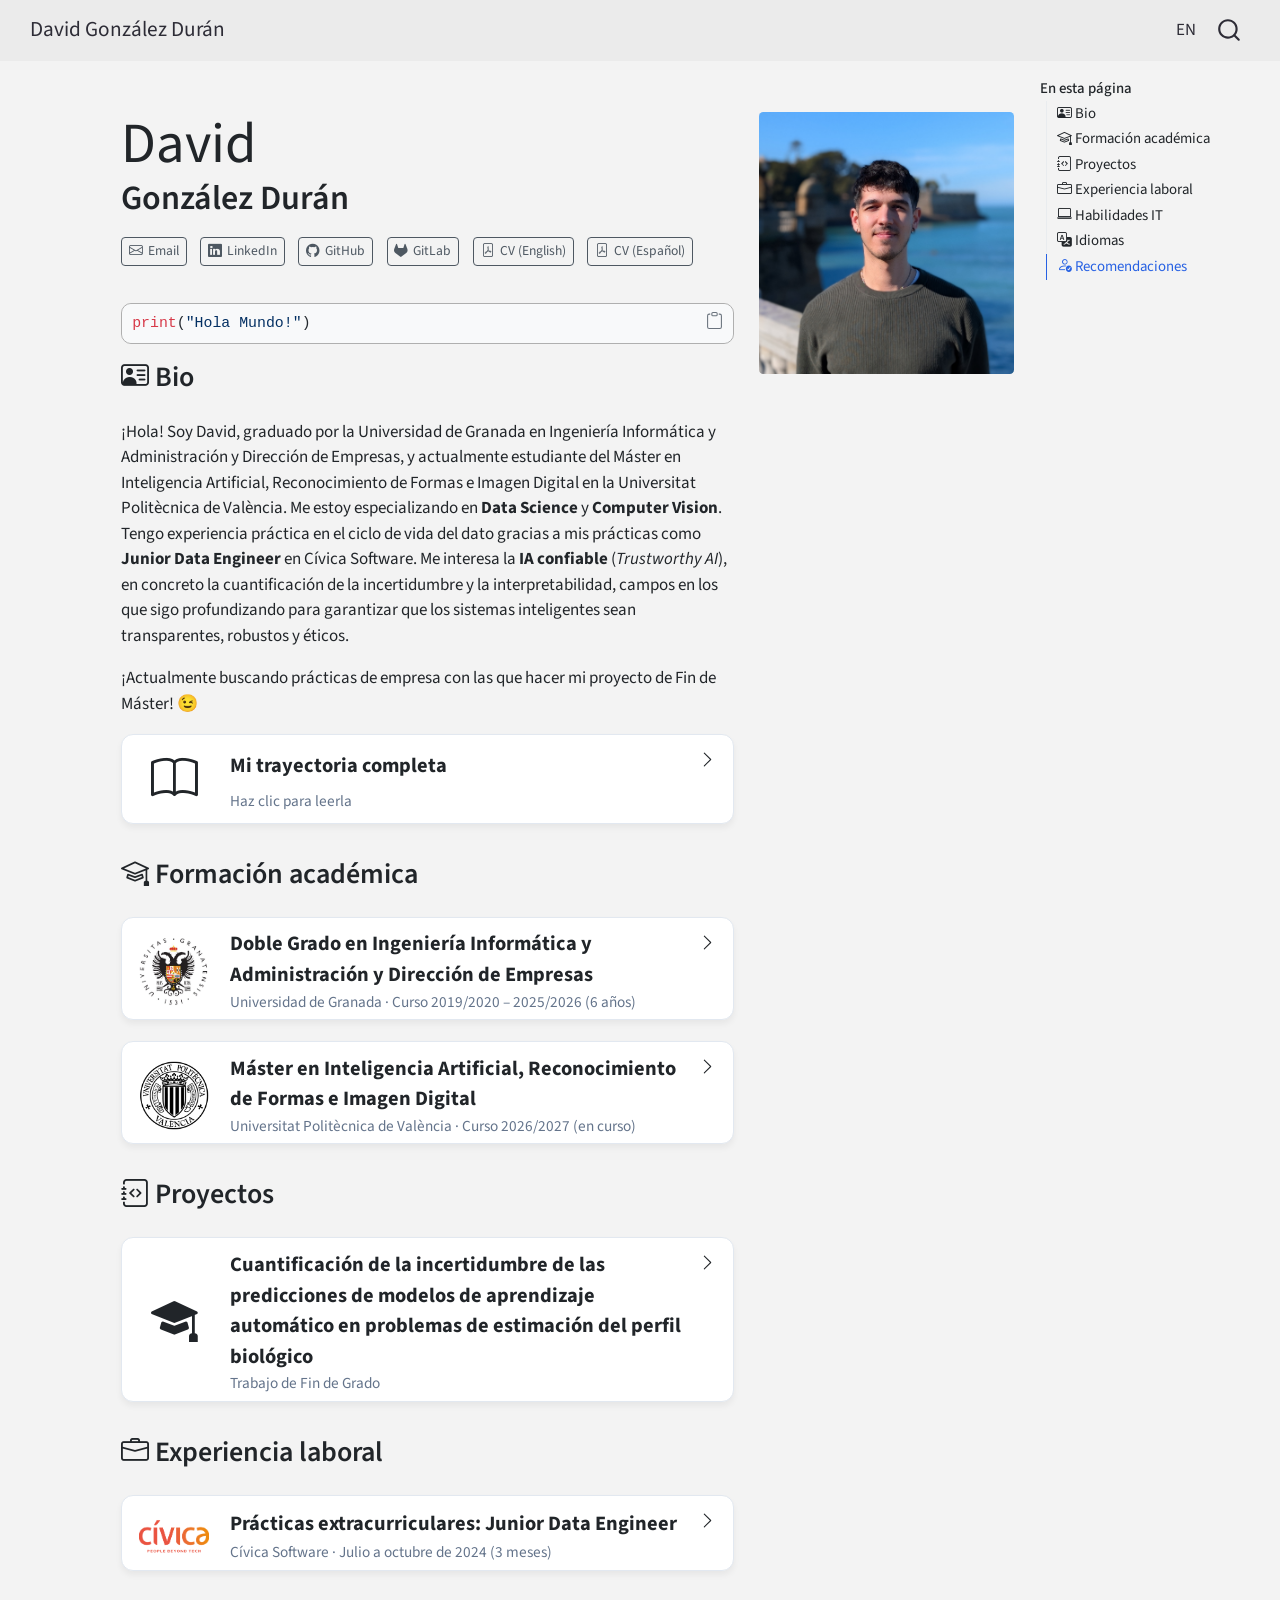
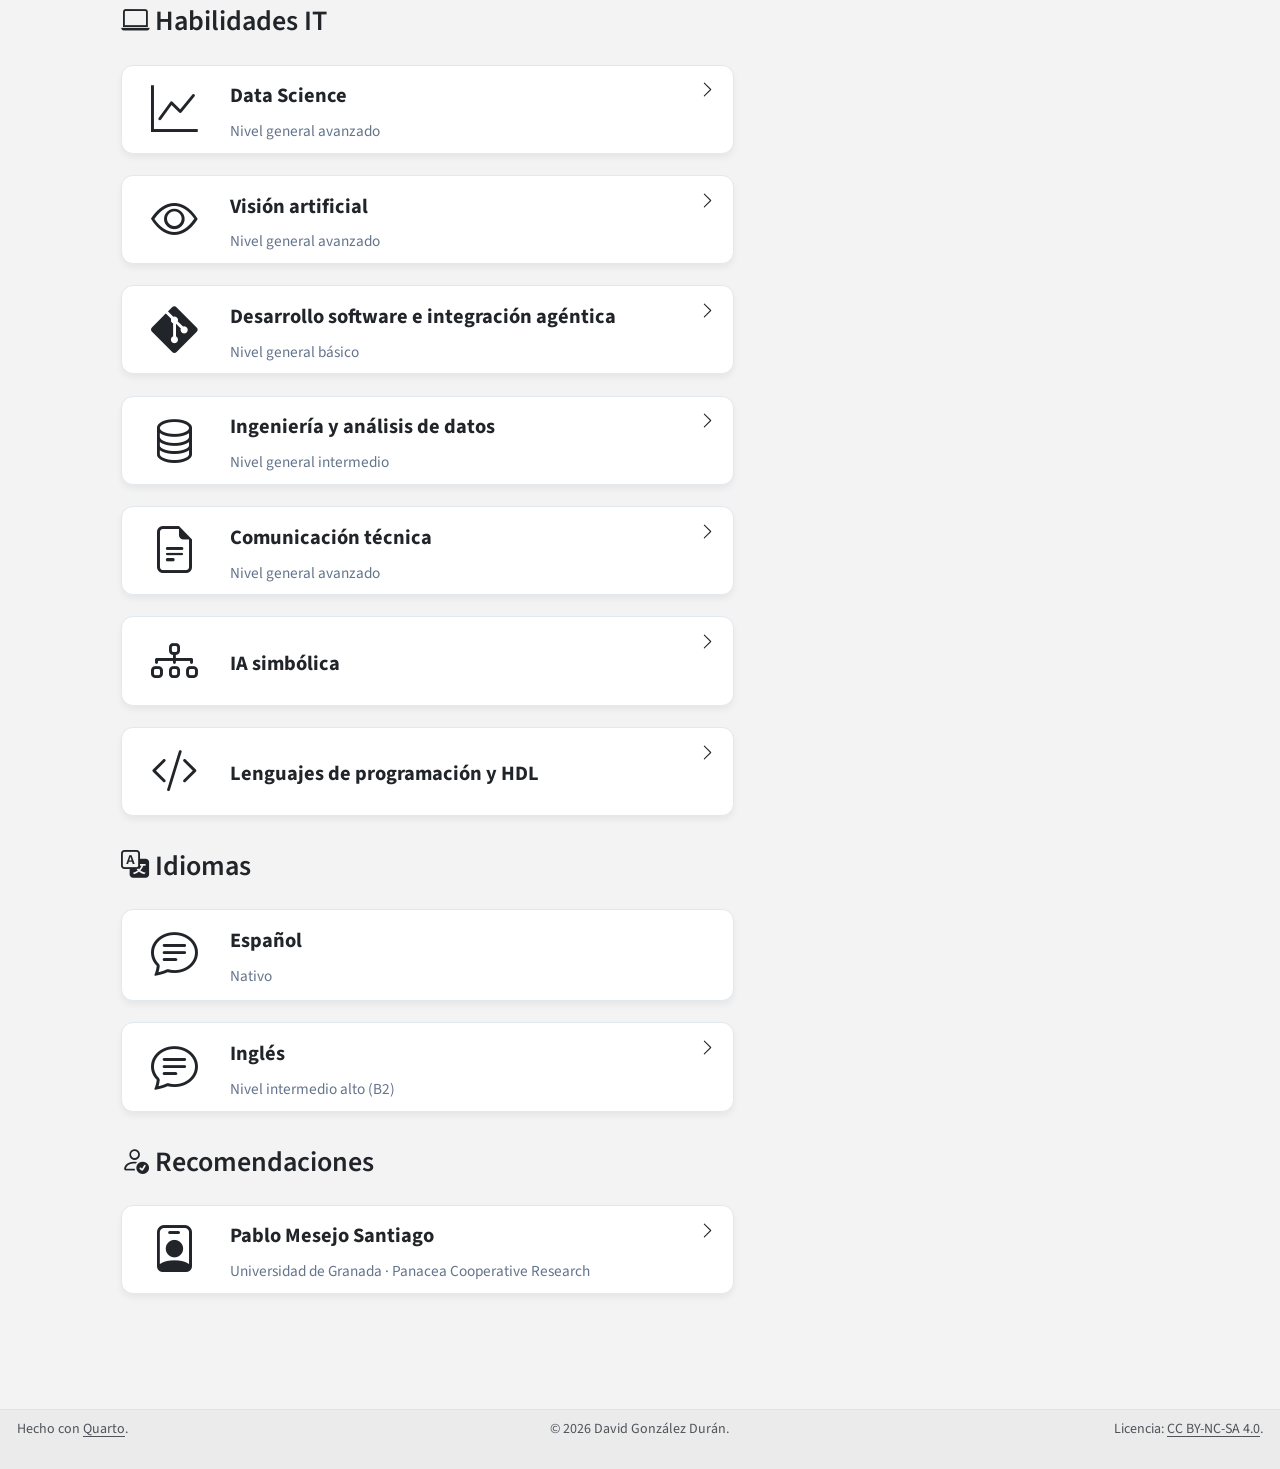
<file: index.html>
<!DOCTYPE html>
<html xmlns="http://www.w3.org/1999/xhtml" lang="es" xml:lang="es"><head>

<meta charset="utf-8">
<meta name="generator" content="quarto-1.11.9">

<meta name="viewport" content="width=device-width, initial-scale=1.0, user-scalable=yes">


<title>David González Durán</title>
<style>
/* Default styles provided by pandoc.
** See https://pandoc.org/MANUAL.html#variables-for-html for config info.
*/
span.smallcaps{font-variant: small-caps;}
div.columns{display: flex; gap: 1.5em;}
div.column{flex: auto;}
@media screen {
div.columns{gap: min(4vw, 1.5em);}
div.column{overflow-x: auto;}
}
div.hanging-indent{margin-left: 1.5em; text-indent: -1.5em;}
ul.task-list{list-style: none;}
ul.task-list li input[type="checkbox"] {
  width: 0.8em;
  margin: 0 0.8em 0.2em -1em; /* quarto-specific, see https://github.com/quarto-dev/quarto-cli/issues/4556 */ 
  vertical-align: middle;
}
/* CSS for syntax highlighting */
html { -webkit-text-size-adjust: 100%; }
pre > code.sourceCode { white-space: pre; position: relative; }
pre > code.sourceCode > span { display: inline-block; line-height: 1.25; }
pre > code.sourceCode > span:empty { height: 1.2em; }
.sourceCode { overflow: visible; }
code.sourceCode > span { color: inherit; text-decoration: inherit; }
div.sourceCode { margin: 1em 0; }
pre.sourceCode { margin: 0; }
@media screen {
div.sourceCode { overflow: auto; }
}
@media print {
pre > code.sourceCode { white-space: pre-wrap; }
pre > code.sourceCode > span { text-indent: -5em; padding-left: 5em; }
}
pre.numberSource code
  { counter-reset: source-line 0; }
pre.numberSource code > span
  { position: relative; left: -4em; counter-increment: source-line; }
pre.numberSource code > span > a:first-child::before
  { content: counter(source-line);
    position: relative; left: -1em; text-align: right; vertical-align: baseline;
    border: none; display: inline-block;
    -webkit-touch-callout: none; -webkit-user-select: none;
    -khtml-user-select: none; -moz-user-select: none;
    -ms-user-select: none; user-select: none;
    padding: 0 4px; width: 4em;
  }
pre.numberSource { margin-left: 3em;  padding-left: 4px; }
div.sourceCode
  {   }
@media screen {
pre > code.sourceCode > span > a:first-child::before { text-decoration: underline; }
}
</style>


<script src="site_libs/quarto-nav/quarto-nav.js"></script>
<script src="site_libs/quarto-nav/headroom.min.js"></script>
<script src="site_libs/clipboard/clipboard.min.js"></script>
<script src="site_libs/quarto-search/autocomplete.umd.js"></script>
<script src="site_libs/quarto-search/fuse.min.js"></script>
<script src="site_libs/quarto-search/quarto-search.js"></script>
<meta name="quarto:offset" content="./">
<link href="./assets/images/simplified_signature_white_squared.svg" rel="icon" type="image/svg+xml">
<script src="site_libs/quarto-html/quarto.js" type="module"></script>
<script src="site_libs/quarto-html/tabsets/tabsets.js" type="module"></script>
<script src="site_libs/quarto-html/scrollable-regions/scrollable-regions.js" type="module"></script>
<script src="site_libs/quarto-html/popper.min.js"></script>
<script src="site_libs/quarto-html/tippy.umd.min.js"></script>
<link href="site_libs/quarto-html/tippy.css" rel="stylesheet">
<link href="site_libs/quarto-html/quarto-syntax-highlighting-5de16f5e46225c21e2daa90d340bf64f.css" rel="stylesheet" id="quarto-text-highlighting-styles">
<script src="site_libs/bootstrap/bootstrap.min.js"></script>
<link href="site_libs/bootstrap/bootstrap-icons.css" rel="stylesheet">
<link href="site_libs/bootstrap/bootstrap-8a29a9726fdbe30d29415ff28b3984d6.min.css" rel="stylesheet" append-hash="true" id="quarto-bootstrap" data-mode="light">
<script src="site_libs/quarto-contrib/glightbox/glightbox.min.js"></script>
<link href="site_libs/quarto-contrib/glightbox/glightbox.min.css" rel="stylesheet">
<link href="site_libs/quarto-contrib/glightbox/lightbox.css" rel="stylesheet">
<script id="quarto-search-options" type="application/json">{
  "location": "navbar",
  "copy-button": false,
  "collapse-after": 3,
  "panel-placement": "end",
  "type": "overlay",
  "limit": 50,
  "keyboard-shortcut": [
    "f",
    "/",
    "s"
  ],
  "show-item-context": false,
  "language": {
    "search-no-results-text": "No se han encontrado resultados",
    "search-matching-documents-text": "documentos encontrados",
    "search-copy-link-title": "Copiar el enlace en la búsqueda",
    "search-hide-matches-text": "Ocultar resultados adicionales",
    "search-more-match-text": "resultado adicional en este documento",
    "search-more-matches-text": "resultados adicionales en este documento",
    "search-clear-button-title": "Borrar",
    "search-text-placeholder": "",
    "search-detached-cancel-button-title": "Cancelar",
    "search-submit-button-title": "Enviar",
    "search-label": "Buscar"
  }
}</script>


<link rel="stylesheet" href="styles.css">
<link rel="alternate" hreflang="es" href="https://davidgondur.github.io/">
<link rel="alternate" hreflang="en" href="https://davidgondur.github.io/en/">
<link rel="alternate" hreflang="x-default" href="https://davidgondur.github.io/">
</head>

<body class="nav-fixed quarto-light"><a id="quarto-skip-link" class="visually-hidden-focusable" href="#quarto-document-content">Saltar al contenido principal</a>

<div id="quarto-search-results"></div>
  <header id="quarto-header" class="headroom fixed-top">
    <nav class="navbar navbar-expand-lg " data-bs-theme="dark" aria-label="Sitio web">
      <div class="navbar-container container-fluid">
      <div class="navbar-brand-container mx-auto">
    <a class="navbar-brand" href="./index.html">
    <span class="navbar-title">David González Durán</span>
    </a>
  </div>
          <button class="navbar-toggler" type="button" data-bs-toggle="collapse" data-bs-target="#navbarCollapse" aria-controls="navbarCollapse" aria-expanded="false" aria-label="Navegación de palanca" onclick="if (window.quartoToggleHeadroom) { window.quartoToggleHeadroom(); }">
  <span class="navbar-toggler-icon"></span>
</button>
          <div class="collapse navbar-collapse" id="navbarCollapse">
            <ul class="navbar-nav navbar-nav-scroll ms-auto">
  <li class="nav-item">
    <a class="nav-link" href="./en/" hreflang="en" lang="en" title="View in English" aria-label="View in English"> 
<span class="menu-text">EN</span></a>
  </li>  
</ul>
          </div> <!-- /navcollapse -->
            <div class="quarto-navbar-tools">
</div>
            <div id="quarto-search" class="" title="Buscar"></div>
      </div> <!-- /container-fluid -->
    </nav>
</header>
<!-- content -->
<div id="quarto-content" class="quarto-container page-columns page-rows-contents page-layout-article page-navbar">
<!-- sidebar -->
<!-- margin-sidebar -->
    <div id="quarto-margin-sidebar" class="sidebar margin-sidebar">
        <nav id="TOC" role="doc-toc" aria-labelledby="toc-title" class="toc-active">
    <h2 id="toc-title">En esta página</h2>
  <ul>
  <li><a href="#bio" id="toc-bio" class="nav-link active" data-scroll-target="#bio"><span class="bi bi-person-vcard"></span> Bio</a></li>
  <li><a href="#formación-académica" id="toc-formación-académica" class="nav-link" data-scroll-target="#formación-académica"><span class="bi bi-mortarboard"></span> Formación académica</a></li>
  <li><a href="#sec-proyectos" id="toc-sec-proyectos" class="nav-link" data-scroll-target="#sec-proyectos"><span class="bi bi-journal-code"></span> Proyectos</a></li>
  <li><a href="#experiencia-laboral" id="toc-experiencia-laboral" class="nav-link" data-scroll-target="#experiencia-laboral"><span class="bi bi-briefcase"></span> Experiencia laboral</a></li>
  <li><a href="#habilidades-it" id="toc-habilidades-it" class="nav-link" data-scroll-target="#habilidades-it"><span class="bi bi-laptop"></span> Habilidades IT</a></li>
  <li><a href="#idiomas" id="toc-idiomas" class="nav-link" data-scroll-target="#idiomas"><span class="bi bi-translate"></span> Idiomas</a></li>
  <li><a href="#recomendaciones" id="toc-recomendaciones" class="nav-link" data-scroll-target="#recomendaciones"><span class="bi bi-person-check"></span> Recomendaciones</a></li>
  </ul>
</nav>
    </div>
<!-- main -->
<div class="quarto-about-solana column-body">
  <div class="about-entity">
    <div class="entity-contents">
      <header id="title-block-header" class="quarto-title-block default">
<div class="quarto-title">
<h1 class="title"><span style="font-weight: 400; font-size: 1.5cm; display: block;">David</span> González Durán</h1>
</div>
<div class="quarto-title-meta">
  </div>
</header> <div class="about-links">
  <a href="mailto:davidgondur@protonmail.com" class="about-link" rel="" target="">
    <i class="bi bi-envelope"></i>
     <span class="about-link-text">Email</span>
  </a>
  <a href="https://www.linkedin.com/in/davidgondur/" class="about-link" rel="" target="">
    <i class="bi bi-linkedin"></i>
     <span class="about-link-text">LinkedIn</span>
  </a>
  <a href="https://github.com/davidgondur" class="about-link" rel="" target="">
    <i class="bi bi-github"></i>
     <span class="about-link-text">GitHub</span>
  </a>
  <a href="https://gitlab.com/davidgondur" class="about-link" rel="" target="">
    <i class="bi bi-gitlab"></i>
     <span class="about-link-text">GitLab</span>
  </a>
  <a href="/assets/documents/cv-en.pdf" class="about-link" rel="" target="">
    <i class="bi bi-file-pdf"></i>
     <span class="about-link-text">CV (English)</span>
  </a>
  <a href="/assets/documents/cv-es.pdf" class="about-link" rel="" target="">
    <i class="bi bi-file-pdf"></i>
     <span class="about-link-text">CV (Español)</span>
  </a>
</div>
      <div class="about-contents"><main class="content" id="quarto-document-content" tabindex="-1">

<div class="code-copy-outer-scaffold"><div class="sourceCode" id="cb1"><pre class="sourceCode python code-with-copy"><code class="sourceCode python"><span id="cb1-1"><a href="#cb1-1" aria-hidden="true" tabindex="-1"></a><span class="bu">print</span>(<span class="st">"Hola Mundo!"</span>)</span></code></pre></div><button title="Copiar al portapapeles" class="code-copy-button"><i class="bi"></i></button></div>
<section id="bio" class="level2">
<h2 data-anchor-id="bio"><span class="bi bi-person-vcard"></span> Bio</h2>
<p>¡Hola! Soy David, graduado por la Universidad de Granada en Ingeniería Informática y Administración y Dirección de Empresas, y actualmente estudiante del Máster en Inteligencia Artificial, Reconocimiento de Formas e Imagen Digital en la Universitat Politècnica de València. Me estoy especializando en <strong>Data Science</strong> y <strong>Computer Vision</strong>. Tengo experiencia práctica en el ciclo de vida del dato gracias a mis prácticas como <strong>Junior Data Engineer</strong> en Cívica Software. Me interesa la <strong>IA confiable</strong> (<em>Trustworthy AI</em>), en concreto la cuantificación de la incertidumbre y la interpretabilidad, campos en los que sigo profundizando para garantizar que los sistemas inteligentes sean transparentes, robustos y éticos.</p>
<p>¡Actualmente buscando prácticas de empresa con las que hacer mi proyecto de Fin de Máster! 😉</p>
<div class="tarjeta callout callout-style-simple callout-note no-icon callout-titled">
<div class="callout-header d-flex align-content-center collapsed" data-bs-toggle="collapse" data-bs-target=".callout-1-contents" aria-controls="callout-1" aria-expanded="false" aria-label="Toggle callout">
<div class="callout-icon-container">
<i class="callout-icon no-icon"></i>
</div>
<div class="callout-title-container flex-fill">
<span class="screen-reader-only">Nota</span><span class="bi bi-book icono"></span> <span class="titulo">Mi trayectoria completa</span> <span class="subtitulo">Haz clic para leerla</span>
</div>
<div class="callout-btn-toggle d-inline-block border-0 py-1 ps-1 pe-0 float-end"><i class="callout-toggle"></i></div>
</div>
<div id="callout-1" class="callout-1-contents callout-collapse collapse">
<div class="callout-body-container callout-body">
<p>Durante la carrera descubrí mi pasión por la IA, y en concreto por el <em>Machine Learning</em>: algoritmos que van mucho más allá del código y que son capaces de extraer patrones complejos a partir de datos en bruto para transformarlos en conocimiento. Esta pasión me llevó de forma natural hacia la <strong>Ciencia de Datos</strong>. Disfruto profundizando en conjuntos de datos para descubrir patrones ocultos y creando visualizaciones que ayuden a comprender la realidad que subyace a ellos.</p>
<p>Ese mismo curso, gracias a una de las asignaturas más exigentes pero agradecidas de la carrera, desarrollé un fuerte interés por la <strong>Visión por Computador</strong>. Empecé por la representación y el filtrado clásicos de imágenes y la extracción de características artesanales, y acabé sumergiéndome en el fascinante mundo del <em>Deep Learning</em>, explorando el potencial de las CNNs y los <em>Transformers</em> en tareas complejas como la detección de objetos y la segmentación.</p>
<div class="quarto-figure quarto-figure-center">
<figure class="figure">
<p><a href="assets/images/adapted_ResNext50.png" class="lightbox" data-gallery="quarto-lightbox-gallery-1" title="Esquema simplificado de la arquitectura adaptada de ResNext50 para la estimación de edad (regresión) en mi Trabajo de Fin de Grado. Elaboración propia. El propósito principal no era maximizar la precisión puntual de las predicciones, sino desarrollar un modelo razonablemente ligero sobre el que cuantificar la incertidumbre asociada a dichas estimaciones."><img src="assets/images/adapted_ResNext50.png" class="grande img-fluid figure-img" style="width:80.0%" alt="Esquema simplificado de la arquitectura adaptada de ResNext50 para la estimación de edad (regresión) en mi Trabajo de Fin de Grado. Elaboración propia. El propósito principal no era maximizar la precisión puntual de las predicciones, sino desarrollar un modelo razonablemente ligero sobre el que cuantificar la incertidumbre asociada a dichas estimaciones."></a></p>
<figcaption>Esquema simplificado de la arquitectura adaptada de ResNext50 para la estimación de edad (regresión) en mi Trabajo de Fin de Grado. Elaboración propia. El propósito principal no era maximizar la precisión puntual de las predicciones, sino desarrollar un modelo razonablemente ligero sobre el que cuantificar la incertidumbre asociada a dichas estimaciones.</figcaption>
</figure>
</div>
<p>En julio de 2024 di el salto al mundo empresarial con mis prácticas extracurriculares en <a href="https://civica-soft.com/">Cívica Software</a>, donde trabajé 3 meses como <strong>Junior Data Engineer</strong> en un proyecto para una entidad financiera. Allí adquirí una experiencia fundamental en el ecosistema de bases de datos, lo que me permitió comprender el ciclo de vida del dato y los procesos ETL.</p>
<p>Sin embargo, por el camino también comprobé que la IA no es infalible: no solo comete errores objetivos, sino que reproduce imprecisiones y sesgos sistémicos derivados de los conjuntos de datos recopilados por humanos. Por eso me he acercado cada vez más al campo de la <strong>IA Confiable (<em>Trustworthy AI</em>)</strong>. Creo que, para que la inteligencia artificial sea realmente útil en el mundo real, debe ser transparente y robusta.</p>
<p>Mi enfoque en este sentido es la <strong>Cuantificación de la Incertidumbre</strong>, el núcleo de mi Trabajo de Fin de Grado: <em>Cuantificación de la incertidumbre en las predicciones de modelos de machine learning para problemas de estimación del perfil biológico</em> (más detalles abajo, en <a href="#sec-proyectos">Proyectos</a>). Este trabajo integra <strong>Conformal Prediction</strong> en tareas de estimación biológica, como la estimación de la edad y el sexo a partir de radiografías maxilofaciales, proporcionando intervalos de predicción (en regresión) y conjuntos de etiquetas (en clasificación) con garantías estadísticas, capturando así la incertidumbre en cada caso. Lo defendí en septiembre de 2025 con un 9.5, pero no lo he dado por cerrado: desde entonces he seguido mejorándolo por mi cuenta.</p>
<div class="quarto-figure quarto-figure-center">
<figure class="figure">
<p><a href="assets/images/example_intervalic_estimation-es.jpg" class="lightbox" data-gallery="quarto-lightbox-gallery-2" title="Diagrama de un modelo de regresión con predicción conformal que, además de devolver una predicción puntual con el valor esperado, obtiene un intervalo de predicción con un 95 % de confianza. Elaboración propia."><img src="assets/images/example_intervalic_estimation-es.jpg" class="img-fluid figure-img" alt="Diagrama de un modelo de regresión con predicción conformal que, además de devolver una predicción puntual con el valor esperado, obtiene un intervalo de predicción con un 95 % de confianza. Elaboración propia."></a></p>
<figcaption>Diagrama de un modelo de regresión con predicción conformal que, además de devolver una predicción puntual con el valor esperado, obtiene un intervalo de predicción con un 95 % de confianza. Elaboración propia.</figcaption>
</figure>
</div>
<p>Hoy continúo este camino en el <strong>Máster en Inteligencia Artificial, Reconocimiento de Formas e Imagen Digital</strong> de la Universitat Politècnica de València, donde estoy reforzando mis conocimientos y profundizando en el funcionamiento de los <strong>mecanismos de atención</strong> y los <strong><em>Transformers</em></strong>, así como en el uso de la <strong>IA agéntica</strong> en proyectos. Además, estoy dando mis primeros pasos con <strong>Unity</strong> y la <strong>Realidad Aumentada</strong>. En paralelo, estoy leyendo <em>Interpretable Machine Learning</em>, de Christoph Molnar, para tener una visión más completa de cómo abrir la «caja negra» de los algoritmos.</p>
<p>Más allá de lo académico, siempre he creído en la importancia de participar activamente en la comunidad universitaria. Durante el grado tuve el honor de ser durante 1 año <strong>vicesecretario</strong> y durante 2 años <strong>secretario de la Delegación de Estudiantes de Ingenierías Informática y de Telecomunicaciones</strong> (DEIIT). En esta etapa me encargué de convocar las sesiones plenarias, redactar y publicar las actas y gestionar el censo de miembros, además de ayudar a organizar eventos en la escuela (mercadillos de BBAA, Día de la Escuela y Hackathon de desarrollo de videojuegos) o colaborar en otros (Granabot).</p>
</div>
</div>
</div>
</section>
<section id="formación-académica" class="level2">
<h2 data-anchor-id="formación-académica"><span class="bi bi-mortarboard"></span> Formación académica</h2>
<div class="tarjeta callout callout-style-simple callout-note no-icon callout-titled">
<div class="callout-header d-flex align-content-center collapsed" data-bs-toggle="collapse" data-bs-target=".callout-2-contents" aria-controls="callout-2" aria-expanded="false" aria-label="Toggle callout">
<div class="callout-icon-container">
<i class="callout-icon no-icon"></i>
</div>
<div class="callout-title-container flex-fill">
<span class="screen-reader-only">Nota</span><img src="assets/images/logo_UGR.jpg" class="icono img-fluid"> <span class="titulo">Doble Grado en Ingeniería Informática y Administración y Dirección de Empresas</span> <span class="subtitulo">Universidad de Granada · Curso 2019/2020 – 2025/2026 (6 años)</span>
</div>
<div class="callout-btn-toggle d-inline-block border-0 py-1 ps-1 pe-0 float-end"><i class="callout-toggle"></i></div>
</div>
<div id="callout-2" class="callout-2-contents callout-collapse collapse">
<div class="callout-body-container callout-body">
<p>Nota media de 8.01 en Ingeniería Informática y 8.36 en Administración y Dirección de Empresas.</p>
<p>Asignaturas destacadas:</p>
<ul>
<li><strong>Trabajo de Fin de Grado</strong>: 9.5/10 (más detalles abajo, en <a href="#sec-proyectos">Proyectos</a>).</li>
<li><strong>Visión por Computador</strong>: 8.2/10, entre los 20 mejores de 73 alumnos. Proyecto final con la calificación máxima.</li>
<li><strong>Aprendizaje Automático</strong>: 7.5/8 en la parte práctica, entre los 10 mejores de 101 alumnos.</li>
<li><strong>Técnicas de los Sistemas Inteligentes</strong>: 9.58/10 en la parte práctica, entre los 5 mejores de 55 alumnos.</li>
</ul>
</div>
</div>
</div>
<div class="tarjeta callout callout-style-simple callout-note no-icon callout-titled">
<div class="callout-header d-flex align-content-center collapsed" data-bs-toggle="collapse" data-bs-target=".callout-3-contents" aria-controls="callout-3" aria-expanded="false" aria-label="Toggle callout">
<div class="callout-icon-container">
<i class="callout-icon no-icon"></i>
</div>
<div class="callout-title-container flex-fill">
<span class="screen-reader-only">Nota</span><img src="assets/images/logo_UPV.png" class="icono img-fluid"> <span class="titulo">Máster en Inteligencia Artificial, Reconocimiento de Formas e Imagen Digital</span> <span class="subtitulo">Universitat Politècnica de València · Curso 2026/2027 (en curso)</span>
</div>
<div class="callout-btn-toggle d-inline-block border-0 py-1 ps-1 pe-0 float-end"><i class="callout-toggle"></i></div>
</div>
<div id="callout-3" class="callout-3-contents callout-collapse collapse">
<div class="callout-body-container callout-body">
<p>Durante el máster estoy reforzando los conocimientos adquiridos en el grado sobre <em>Machine Learning</em> y <strong>Visión por Computador</strong>, a la vez que profundizo en:</p>
<ul>
<li>El funcionamiento de los <strong>mecanismos de atención</strong> y de los <strong><em>Transformers</em></strong>.</li>
<li>El uso de <strong>IA agéntica</strong> en el desarrollo de proyectos.</li>
<li><strong>Unity</strong> y <strong>Realidad Aumentada (RA)</strong>, dos campos nuevos para mí.</li>
</ul>
</div>
</div>
</div>
</section>
<section id="sec-proyectos" class="level2">
<h2 data-anchor-id="sec-proyectos"><span class="bi bi-journal-code"></span> Proyectos</h2>
<div class="tarjeta callout callout-style-simple callout-note no-icon callout-titled">
<div class="callout-header d-flex align-content-center collapsed" data-bs-toggle="collapse" data-bs-target=".callout-4-contents" aria-controls="callout-4" aria-expanded="false" aria-label="Toggle callout">
<div class="callout-icon-container">
<i class="callout-icon no-icon"></i>
</div>
<div class="callout-title-container flex-fill">
<span class="screen-reader-only">Nota</span><span class="bi bi-mortarboard-fill icono"></span> <span class="titulo">Cuantificación de la incertidumbre de las predicciones de modelos de aprendizaje automático en problemas de estimación del perfil biológico</span> <span class="subtitulo">Trabajo de Fin de Grado</span>
</div>
<div class="callout-btn-toggle d-inline-block border-0 py-1 ps-1 pe-0 float-end"><i class="callout-toggle"></i></div>
</div>
<div id="callout-4" class="callout-4-contents callout-collapse collapse">
<div class="callout-body-container callout-body">
<p><a href="assets/images/example_intervalic_estimation-es.jpg" class="lightbox" data-gallery="quarto-lightbox-gallery-3"><img src="assets/images/example_intervalic_estimation-es.jpg" class="img-fluid"></a></p>
<p>En colaboración con <a href="https://panacea-coop.com/">Panacea Cooperative Research</a>, dirigido por <a href="https://www.ugr.es/~pmesejo/">Pablo Mesejo Santiago</a> y mentorizado por <a href="https://www.linkedin.com/in/javier-venema/">Javier Venema Rodríguez</a>.</p>
<p>Calificación final de <strong>9.5/10</strong> (defendido el 12 de septiembre de 2025).</p>
<p>En antropología forense, los avances en <em>Machine Learning</em> han reducido la subjetividad de la estimación del perfil biológico, pero normalmente solo ofrecen predicciones puntuales, dejando de lado la incertidumbre, que es fundamental en la toma de decisiones forenses.</p>
<ul>
<li>Integración de <strong>Conformal Prediction</strong> en la estimación del perfil biológico a partir de radiografías maxilofaciales (conjunto de datos multinacional de personas de entre 14 y 25 años), tanto en regresión (intervalos de predicción) como en clasificación (conjuntos de etiquetas).</li>
<li>Validación de las garantías de cobertura y análisis del tamaño de los intervalos y de su adaptatividad a la dificultad de cada caso.</li>
<li>Acceso y gestión de información académica (más de 100 referencias, entre libros, artículos y sitios web).</li>
<li>Análisis, síntesis y aplicación de métodos del estado del arte para problemas de estimación biológica.</li>
<li>Proyecto que he seguido mejorando de forma independiente tras su defensa.</li>
</ul>
<p><a href="https://github.com/davidgondur/tfg-bioprofile-uncertainty" class="btn-github"><span class="bi bi-github"></span> tfg-bioprofile-uncertainty</a></p>
</div>
</div>
</div>
</section>
<section id="experiencia-laboral" class="level2">
<h2 data-anchor-id="experiencia-laboral"><span class="bi bi-briefcase"></span> Experiencia laboral</h2>
<div class="tarjeta callout callout-style-simple callout-note no-icon callout-titled">
<div class="callout-header d-flex align-content-center collapsed" data-bs-toggle="collapse" data-bs-target=".callout-5-contents" aria-controls="callout-5" aria-expanded="false" aria-label="Toggle callout">
<div class="callout-icon-container">
<i class="callout-icon no-icon"></i>
</div>
<div class="callout-title-container flex-fill">
<span class="screen-reader-only">Nota</span><img src="assets/images/logo_civica_company.png" class="icono img-fluid"> <span class="titulo">Prácticas extracurriculares: Junior Data Engineer</span> <span class="subtitulo">Cívica Software · Julio a octubre de 2024 (3 meses)</span>
</div>
<div class="callout-btn-toggle d-inline-block border-0 py-1 ps-1 pe-0 float-end"><i class="callout-toggle"></i></div>
</div>
<div id="callout-5" class="callout-5-contents callout-collapse collapse">
<div class="callout-body-container callout-body">
<ul>
<li>Mantenimiento de bases de datos en Teradata y Snowflake.</li>
<li>Supervisión de flujos de datos mediante procesos ETL con Informatica PowerCenter.</li>
<li>Redacción y mantenimiento de la documentación técnica de los proyectos, garantizando la claridad y la trazabilidad de los procesos con Microsoft Word.</li>
<li>Elaboración de informes estadísticos para el seguimiento de los KPI con Power BI.</li>
</ul>
<p><a href="https://civica-soft.com/">Web de Cívica Software</a></p>
</div>
</div>
</div>
</section>
<section id="habilidades-it" class="level2">
<h2 data-anchor-id="habilidades-it"><span class="bi bi-laptop"></span> Habilidades IT</h2>
<div class="tarjeta callout callout-style-simple callout-note no-icon callout-titled">
<div class="callout-header d-flex align-content-center collapsed" data-bs-toggle="collapse" data-bs-target=".callout-6-contents" aria-controls="callout-6" aria-expanded="false" aria-label="Toggle callout">
<div class="callout-icon-container">
<i class="callout-icon no-icon"></i>
</div>
<div class="callout-title-container flex-fill">
<span class="screen-reader-only">Nota</span><span class="bi bi-graph-up icono"></span> <span class="titulo">Data Science</span> <span class="subtitulo">Nivel general avanzado</span>
</div>
<div class="callout-btn-toggle d-inline-block border-0 py-1 ps-1 pe-0 float-end"><i class="callout-toggle"></i></div>
</div>
<div id="callout-6" class="callout-6-contents callout-collapse collapse">
<div class="callout-body-container callout-body">
<ul>
<li>Uso avanzado de <strong>Pandas</strong> y <strong>Polars</strong> para la manipulación y limpieza de datos de alto rendimiento.</li>
<li><strong>Matplotlib</strong>, <strong>Seaborn</strong> y <strong>Plotly</strong> para comunicar conocimientos complejos mediante gráficos interactivos y con calidad de publicación.</li>
<li>Uso experto de <strong>Scikit-Learn</strong> para el aprendizaje automático clásico, y de <strong>PyTorch</strong> y <strong>TensorFlow/Keras</strong> para el aprendizaje profundo.</li>
<li>Especializado en la cuantificación de la incertidumbre con <strong>Crepes</strong>, <strong>MAPIE</strong> y <strong>TorchCP</strong>.</li>
</ul>
</div>
</div>
</div>
<div class="tarjeta callout callout-style-simple callout-note no-icon callout-titled">
<div class="callout-header d-flex align-content-center collapsed" data-bs-toggle="collapse" data-bs-target=".callout-7-contents" aria-controls="callout-7" aria-expanded="false" aria-label="Toggle callout">
<div class="callout-icon-container">
<i class="callout-icon no-icon"></i>
</div>
<div class="callout-title-container flex-fill">
<span class="screen-reader-only">Nota</span><span class="bi bi-eye icono"></span> <span class="titulo">Visión artificial</span> <span class="subtitulo">Nivel general avanzado</span>
</div>
<div class="callout-btn-toggle d-inline-block border-0 py-1 ps-1 pe-0 float-end"><i class="callout-toggle"></i></div>
</div>
<div id="callout-7" class="callout-7-contents callout-collapse collapse">
<div class="callout-body-container callout-body">
<p>Experiencia en proyectos académicos avanzados con herramientas como:</p>
<ul>
<li><strong>OpenCV</strong> para la manipulación avanzada de imágenes, el filtrado digital y la visión clásica (detector de Harris, descriptores SIFT y HOG, <em>Bag of Visual Words</em> y creación de panoramas con RANSAC y homografías).</li>
<li><strong>Pillow</strong> para la gestión eficiente de formatos de imagen y el preprocesamiento de datos.</li>
<li>Uso avanzado de <strong>PyTorch</strong>, <strong>fastai</strong> y <strong>TensorFlow/Keras</strong> para la implementación de redes profundas, tanto entrenando CNNs desde cero como mediante <em>transfer learning</em> a partir de redes preentrenadas.</li>
<li>Familiaridad con <strong>ONNX</strong> para la interoperabilidad de modelos.</li>
</ul>
</div>
</div>
</div>
<div class="tarjeta callout callout-style-simple callout-note no-icon callout-titled">
<div class="callout-header d-flex align-content-center collapsed" data-bs-toggle="collapse" data-bs-target=".callout-8-contents" aria-controls="callout-8" aria-expanded="false" aria-label="Toggle callout">
<div class="callout-icon-container">
<i class="callout-icon no-icon"></i>
</div>
<div class="callout-title-container flex-fill">
<span class="screen-reader-only">Nota</span><span class="bi bi-git icono"></span> <span class="titulo">Desarrollo software e integración agéntica</span> <span class="subtitulo">Nivel general básico</span>
</div>
<div class="callout-btn-toggle d-inline-block border-0 py-1 ps-1 pe-0 float-end"><i class="callout-toggle"></i></div>
</div>
<div id="callout-8" class="callout-8-contents callout-collapse collapse">
<div class="callout-body-container callout-body">
<ul>
<li><strong>Control de versiones</strong>: uso frecuente de <strong>Git</strong> y <strong>GitHub</strong> para el desarrollo colaborativo y el control de versiones del código.</li>
<li><strong>Contenedores</strong>: experiencia básica con <strong>Docker</strong> para aislar entornos de uso personal.</li>
<li><strong>Desarrollo agéntico</strong>: uso de <strong>Claude Code</strong> y <strong>Codex</strong> como agentes de programación en mis proyectos.</li>
</ul>
</div>
</div>
</div>
<div class="tarjeta callout callout-style-simple callout-note no-icon callout-titled">
<div class="callout-header d-flex align-content-center collapsed" data-bs-toggle="collapse" data-bs-target=".callout-9-contents" aria-controls="callout-9" aria-expanded="false" aria-label="Toggle callout">
<div class="callout-icon-container">
<i class="callout-icon no-icon"></i>
</div>
<div class="callout-title-container flex-fill">
<span class="screen-reader-only">Nota</span><span class="bi bi-database icono"></span> <span class="titulo">Ingeniería y análisis de datos</span> <span class="subtitulo">Nivel general intermedio</span>
</div>
<div class="callout-btn-toggle d-inline-block border-0 py-1 ps-1 pe-0 float-end"><i class="callout-toggle"></i></div>
</div>
<div id="callout-9" class="callout-9-contents callout-collapse collapse">
<div class="callout-body-container callout-body">
<p>Nivel intermedio en <strong>SQL</strong> (CTEs, funciones de ventana, procedimientos…). Experiencia práctica en entornos empresariales centrada en la supervisión y el mantenimiento de estructuras de datos existentes:</p>
<ul>
<li><strong>Data Warehousing</strong>: experiencia intermedia con <strong>Snowflake</strong> y <strong>Teradata</strong>, supervisando conjuntos de datos analíticos y realizando modificaciones menores en los esquemas.</li>
<li><strong>ETL e integración</strong>: experiencia básica con <strong>Informatica PowerCenter</strong>.</li>
<li>Conocimientos intermedios de <strong>Power BI</strong> para la visualización de datos.</li>
</ul>
</div>
</div>
</div>
<div class="tarjeta callout callout-style-simple callout-note no-icon callout-titled">
<div class="callout-header d-flex align-content-center collapsed" data-bs-toggle="collapse" data-bs-target=".callout-10-contents" aria-controls="callout-10" aria-expanded="false" aria-label="Toggle callout">
<div class="callout-icon-container">
<i class="callout-icon no-icon"></i>
</div>
<div class="callout-title-container flex-fill">
<span class="screen-reader-only">Nota</span><span class="bi bi-file-earmark-text icono"></span> <span class="titulo">Comunicación técnica</span> <span class="subtitulo">Nivel general avanzado</span>
</div>
<div class="callout-btn-toggle d-inline-block border-0 py-1 ps-1 pe-0 float-end"><i class="callout-toggle"></i></div>
</div>
<div id="callout-10" class="callout-10-contents callout-collapse collapse">
<div class="callout-body-container callout-body">
<p>La claridad, el orden y la reproducibilidad de los documentos son pilares fundamentales de la comunicación.</p>
<ul>
<li>Uso avanzado de <strong>LaTeX</strong> y <strong>Typst</strong> para la composición de documentos e informes científicos de alta calidad.</li>
<li>Creación de sitios web con <strong>Quarto</strong> (como esta página web 😄).</li>
<li><strong>Ecosistemas colaborativos</strong>: Overleaf, Google Workspace y Microsoft 365.</li>
</ul>
</div>
</div>
</div>
<div class="tarjeta callout callout-style-simple callout-note no-icon callout-titled">
<div class="callout-header d-flex align-content-center collapsed" data-bs-toggle="collapse" data-bs-target=".callout-11-contents" aria-controls="callout-11" aria-expanded="false" aria-label="Toggle callout">
<div class="callout-icon-container">
<i class="callout-icon no-icon"></i>
</div>
<div class="callout-title-container flex-fill">
<span class="screen-reader-only">Nota</span><span class="bi bi-diagram-3 icono"></span> <span class="titulo">IA simbólica</span>
</div>
<div class="callout-btn-toggle d-inline-block border-0 py-1 ps-1 pe-0 float-end"><i class="callout-toggle"></i></div>
</div>
<div id="callout-11" class="callout-11-contents callout-collapse collapse">
<div class="callout-body-container callout-body">
<ul>
<li><strong>Búsqueda heurística</strong>, implementada en <strong>Java</strong>.</li>
<li><strong>Problemas de satisfacción de restricciones</strong> con <strong>MiniZinc</strong>.</li>
<li><strong>Planificación automática</strong> con <strong>PDDL</strong>.</li>
</ul>
</div>
</div>
</div>
<div class="tarjeta callout callout-style-simple callout-note no-icon callout-titled">
<div class="callout-header d-flex align-content-center collapsed" data-bs-toggle="collapse" data-bs-target=".callout-12-contents" aria-controls="callout-12" aria-expanded="false" aria-label="Toggle callout">
<div class="callout-icon-container">
<i class="callout-icon no-icon"></i>
</div>
<div class="callout-title-container flex-fill">
<span class="screen-reader-only">Nota</span><span class="bi bi-code-slash icono"></span> <span class="titulo">Lenguajes de programación y HDL</span>
</div>
<div class="callout-btn-toggle d-inline-block border-0 py-1 ps-1 pe-0 float-end"><i class="callout-toggle"></i></div>
</div>
<div id="callout-12" class="callout-12-contents callout-collapse collapse">
<div class="callout-body-container callout-body">
<ul>
<li><strong>Python</strong>: dominio avanzado en el desarrollo de aplicaciones de análisis de datos, visualización y despliegue de modelos de Machine Learning. Experiencia sólida en el ecosistema científico (Pandas, NumPy, Matplotlib/Seaborn) y en el desarrollo de flujos de trabajo eficientes para el procesamiento de información.</li>
<li><strong>C++</strong> y <strong>Java</strong>: nivel intermedio, usados durante la carrera en proyectos pequeños y medianos (programación orientada a objetos).</li>
<li><strong>Verilog (Intel Altera)</strong>: nivel básico.</li>
<li><strong>R</strong>: nivel básico para generar visualizaciones de datos. ¡Aprendiendo ahora mismo!</li>
</ul>
</div>
</div>
</div>
<!--
## []{.bi .bi-people} Competencias transversales
::: {.callout-note .tarjeta collapse="true" appearance="minimal"}
### []{.bi .bi-kanban .icono} [Rol organizativo]{.titulo}
Durante la carrera, tanto en los trabajos en equipo como en mi labor como secretario de la DEIIT, he tenido una fuerte inclinación por ordenar, planificar y homogeneizar el trabajo, así como por comunicarme de manera clara y asertiva con los demás miembros para asegurar que se cumplieran los objetivos en los plazos establecidos.
:::
::: {.callout-note .tarjeta collapse="true" appearance="minimal"}
### []{.bi .bi-arrow-up-circle .icono} [Mejora continua]{.titulo}
Me defino como una persona curiosa, con una mentalidad de aprendizaje constante y una gran capacidad para adoptar nuevas tecnologías, metodologías y herramientas que mejoren la calidad de mi trabajo diario.
:::
::: {.callout-note .tarjeta collapse="true" appearance="minimal"}
### []{.bi .bi-shield-lock .icono} [Buenas prácticas de seguridad digital]{.titulo}
Comprometido con la cultura de la seguridad de la información. Gestiono de forma proactiva mi seguridad digital mediante gestores de contraseñas, cifrado y protección de datos confidenciales para garantizar la integridad y la privacidad en cada proyecto.
:::
-->
<!--
## []{.bi .bi-bookmark-heart} Intereses
::: {.callout-note .tarjeta collapse="true" appearance="minimal"}
### []{.bi .bi-bar-chart .icono} [DataViz]{.titulo}
Centrado en el análisis exploratorio de datos (EDA) y en el diseño de visualizaciones que nos ayuden a comprender los datos.
:::
::: {.callout-note .tarjeta collapse="true" appearance="minimal"}
### []{.bi .bi-shield-check .icono} [Trustworthy AI]{.titulo}
Interesado en la cuantificación de la incertidumbre y la IA explicable para crear sistemas fiables, sobre todo en entornos donde la fiabilidad y la cuantificación del riesgo son fundamentales.
:::
-->
</section>
<section id="idiomas" class="level2">
<h2 data-anchor-id="idiomas"><span class="bi bi-translate"></span> Idiomas</h2>
<div class="tarjeta callout callout-style-simple callout-note no-icon callout-empty-content callout-titled">
<div class="callout-header d-flex align-content-center">
<div class="callout-icon-container">
<i class="callout-icon no-icon"></i>
</div>
<div class="callout-title-container flex-fill">
<span class="screen-reader-only">Nota</span><span class="bi bi-chat-text icono"></span> <span class="titulo">Español</span> <span class="subtitulo">Nativo</span>
</div>
</div>
<div class="callout-body-container callout-body">
</div>
</div>
<div class="tarjeta callout callout-style-simple callout-note no-icon callout-titled">
<div class="callout-header d-flex align-content-center collapsed" data-bs-toggle="collapse" data-bs-target=".callout-14-contents" aria-controls="callout-14" aria-expanded="false" aria-label="Toggle callout">
<div class="callout-icon-container">
<i class="callout-icon no-icon"></i>
</div>
<div class="callout-title-container flex-fill">
<span class="screen-reader-only">Nota</span><span class="bi bi-chat-text icono"></span> <span class="titulo">Inglés</span> <span class="subtitulo">Nivel intermedio alto (B2)</span>
</div>
<div class="callout-btn-toggle d-inline-block border-0 py-1 ps-1 pe-0 float-end"><i class="callout-toggle"></i></div>
</div>
<div id="callout-14" class="callout-14-contents callout-collapse collapse">
<div class="callout-body-container callout-body">
<p>Certificación FCE de Cambridge. Número de verificación: D5753484.</p>
</div>
</div>
</div>
</section>
<section id="recomendaciones" class="level2">
<h2 data-anchor-id="recomendaciones"><span class="bi bi-person-check"></span> Recomendaciones</h2>
<div class="tarjeta callout callout-style-simple callout-note no-icon callout-titled">
<div class="callout-header d-flex align-content-center collapsed" data-bs-toggle="collapse" data-bs-target=".callout-15-contents" aria-controls="callout-15" aria-expanded="false" aria-label="Toggle callout">
<div class="callout-icon-container">
<i class="callout-icon no-icon"></i>
</div>
<div class="callout-title-container flex-fill">
<span class="screen-reader-only">Nota</span><span class="bi bi-person-badge icono"></span> <span class="titulo">Pablo Mesejo Santiago</span> <span class="subtitulo">Universidad de Granada · Panacea Cooperative Research</span>
</div>
<div class="callout-btn-toggle d-inline-block border-0 py-1 ps-1 pe-0 float-end"><i class="callout-toggle"></i></div>
</div>
<div id="callout-15" class="callout-15-contents callout-collapse collapse">
<div class="callout-body-container callout-body">
<p><a href="https://www.ugr.es/~pmesejo/">Pablo Mesejo Santiago</a> es profesor asociado del Departamento de Informática e Inteligencia Artificial de la Universidad de Granada, y socio cofundador y director de Inteligencia Artificial de Panacea Cooperative Research. Fue mi profesor en Visión por Computador, Aprendizaje Automático y Técnicas de los Sistemas Inteligentes, y director de mi Trabajo de Fin de Grado.</p>
<blockquote class="blockquote">
<p><em>«[…] a talented, well-organized, highly motivated, and hardworking student with strong intellectual curiosity in the field of computer vision, machine learning and data science.»</em></p>
</blockquote>
<p><a href="assets/documents/recommendation-letter.pdf" class="btn btn-outline-primary" target="_blank"><span class="bi bi-file-earmark-pdf"></span> Ver carta de recomendación</a></p>
</div>
</div>
</div>


</section>
</main></div>
    </div>
    <img src="assets/images/profile_pic.jpg" class="about-image
  rounded " style="width: 15em;">
  </div>
</div>
 <!-- /main -->
<script id="quarto-html-after-body" type="application/javascript">
  window.document.addEventListener("DOMContentLoaded", function (event) {
    const isCodeAnnotation = (el) => {
      for (const clz of el.classList) {
        if (clz.startsWith('code-annotation-')) {                     
          return true;
        }
      }
      return false;
    }
    const onCopySuccess = function(e) {
      // button target
      const button = e.trigger;
      // don't keep focus
      button.blur();
      // flash "checked"
      button.classList.add('code-copy-button-checked');
      var currentTitle = button.getAttribute("title");
      button.setAttribute("title", "Copiado");
      let tooltip;
      if (window.bootstrap) {
        button.setAttribute("data-bs-toggle", "tooltip");
        button.setAttribute("data-bs-placement", "left");
        button.setAttribute("data-bs-title", "Copiado");
        tooltip = new bootstrap.Tooltip(button, 
          { trigger: "manual", 
            customClass: "code-copy-button-tooltip",
            offset: [0, -8]});
        tooltip.show();    
      }
      setTimeout(function() {
        if (tooltip) {
          tooltip.hide();
          button.removeAttribute("data-bs-title");
          button.removeAttribute("data-bs-toggle");
          button.removeAttribute("data-bs-placement");
        }
        button.setAttribute("title", currentTitle);
        button.classList.remove('code-copy-button-checked');
      }, 1000);
      // clear code selection
      e.clearSelection();
    }
    const getTextToCopy = function(trigger) {
      const outerScaffold = trigger.parentElement.cloneNode(true);
      const codeEl = outerScaffold.querySelector('code');
      for (const childEl of codeEl.children) {
        if (isCodeAnnotation(childEl)) {
          childEl.remove();
        }
      }
      return codeEl.innerText;
    }
    const clipboard = new window.ClipboardJS('.code-copy-button:not([data-in-quarto-modal])', {
      text: getTextToCopy
    });
    clipboard.on('success', onCopySuccess);
    if (window.document.getElementById('quarto-embedded-source-code-modal')) {
      const clipboardModal = new window.ClipboardJS('.code-copy-button[data-in-quarto-modal]', {
        text: getTextToCopy,
        container: window.document.getElementById('quarto-embedded-source-code-modal')
      });
      clipboardModal.on('success', onCopySuccess);
    }
      var localhostRegex = new RegExp(/^(?:http|https):\/\/localhost\:?[0-9]*\//);
      var mailtoRegex = new RegExp(/^mailto:/);
        var filterRegex = new RegExp("https:\/\/davidgondur\.github\.io");
      var isInternal = (href) => {
          return filterRegex.test(href) || localhostRegex.test(href) || mailtoRegex.test(href);
      }
      // Inspect non-navigation links and adorn them if external
      window.quartoDecorateExternalLinks = function (root) {
     var links = (root || window.document).querySelectorAll('a[href]:not(.nav-link):not(.navbar-brand):not(.toc-action):not(.sidebar-link):not(.sidebar-item-toggle):not(.pagination-link):not(.no-external):not([aria-hidden]):not(.dropdown-item):not(.quarto-navigation-tool):not(.about-link)');
      for (var i=0; i<links.length; i++) {
        const link = links[i];
        if (!isInternal(link.href)) {
          // undo the damage that might have been done by quarto-nav.js in the case of
          // links that we want to consider external
          if (link.dataset.originalHref !== undefined) {
            link.href = link.dataset.originalHref;
          }
          if (!link.classList.contains('no-external-icon')) {
          }
        }
      }
      };
      window.quartoDecorateExternalLinks(window.document);
    // Esc closes the popup (WCAG 1.4.13) and focus leaving both trigger and
    // popup closes it (WCAG 2.4.11); tippy handles neither for interactive popups.
    const hideOnEscAndFocusOut = {
      name: 'hideOnEscAndFocusOut',
      defaultValue: true,
      fn(instance) {
        const dismiss = () => {
          // A show scheduled by the trigger delay would otherwise reopen it
          instance.clearDelayTimeouts();
          instance.hide();
        };
        const onKeyDown = (event) => {
          if (event.key !== 'Escape') {
            return;
          }
          // Keep Esc from also reaching page handlers (e.g. reveal.js overview),
          // except an open reveal.js slide menu, which Esc should close too.
          // The menu handles keys only when its keyboard option is on.
          const menuHandlesEsc = window.Reveal?.getPlugin?.('menu')?.isOpen() &&
            window.Reveal.getConfig().menu?.keyboard !== false;
          if (!menuHandlesEsc) {
            event.stopPropagation();
          }
          if (instance.popper.contains(window.document.activeElement)) {
            // Disabled while refocusing so the focus trigger does not reopen it
            instance.disable();
            instance.reference.focus();
            instance.enable();
          }
          dismiss();
        };
        const onFocusOut = (event) => {
          const target = event.relatedTarget;
          if (target && !instance.reference.contains(target) &&
              !instance.popper.contains(target)) {
            dismiss();
          }
        };
        // On the trigger too: a click trigger (code-annotations: select) has no
        // blur handling. Attached for the instance's lifetime so leaving the
        // trigger also cancels a show still pending on the trigger delay.
        instance.reference.addEventListener('focusout', onFocusOut);
        return {
          onShow() {
            window.document.addEventListener('keydown', onKeyDown, true);
            instance.popper.addEventListener('focusout', onFocusOut);
          },
          onHide() {
            window.document.removeEventListener('keydown', onKeyDown, true);
            instance.popper.removeEventListener('focusout', onFocusOut);
          },
          onDestroy() {
            instance.reference.removeEventListener('focusout', onFocusOut);
          },
        };
      },
    };
    function tippyHover(el, contentFn, onTriggerFn, onUntriggerFn) {
      const config = {
        allowHTML: true,
        maxWidth: 500,
        delay: 100,
        arrow: false,
        appendTo: function(el) {
            return el.parentElement;
        },
        interactive: true,
        interactiveBorder: 10,
        theme: 'quarto',
        placement: 'bottom-start',
        plugins: [hideOnEscAndFocusOut],
      };
      if (contentFn) {
        config.content = contentFn;
      }
      if (onTriggerFn) {
        config.onTrigger = onTriggerFn;
      }
      if (onUntriggerFn) {
        config.onUntrigger = onUntriggerFn;
      }
      window.tippy(el, config); 
    }
    const noterefs = window.document.querySelectorAll('a[role="doc-noteref"]');
    for (var i=0; i<noterefs.length; i++) {
      const ref = noterefs[i];
      tippyHover(ref, function() {
        // use id or data attribute instead here
        let href = ref.getAttribute('data-footnote-href') || ref.getAttribute('href');
        try { href = new URL(href).hash; } catch {}
        const id = href.replace(/^#\/?/, "");
        const note = window.document.getElementById(id);
        if (note) {
          return note.innerHTML;
        } else {
          return "";
        }
      });
    }
    const xrefs = window.document.querySelectorAll('a.quarto-xref');
    const processXRef = (id, note) => {
      // Strip column container classes
      const stripColumnClz = (el) => {
        el.classList.remove("page-full", "page-columns");
        if (el.children) {
          for (const child of el.children) {
            stripColumnClz(child);
          }
        }
      }
      stripColumnClz(note)
      if (id === null || id.startsWith('sec-')) {
        // Special case sections, only their first couple elements
        const container = document.createElement("div");
        if (note.children && note.children.length > 2) {
          container.appendChild(note.children[0].cloneNode(true));
          for (let i = 1; i < note.children.length; i++) {
            const child = note.children[i];
            if (child.tagName === "P" && child.innerText === "") {
              continue;
            } else {
              container.appendChild(child.cloneNode(true));
              break;
            }
          }
          if (window.Quarto?.typesetMath) {
            window.Quarto.typesetMath(container);
          }
          return container.innerHTML
        } else {
          if (window.Quarto?.typesetMath) {
            window.Quarto.typesetMath(note);
          }
          return note.innerHTML;
        }
      } else {
        // Remove any anchor links if they are present
        const anchorLink = note.querySelector('a.anchorjs-link');
        if (anchorLink) {
          anchorLink.remove();
        }
        if (window.Quarto?.typesetMath) {
          window.Quarto.typesetMath(note);
        }
        if (note.classList.contains("callout")) {
          return note.outerHTML;
        } else {
          return note.innerHTML;
        }
      }
    }
    for (var i=0; i<xrefs.length; i++) {
      const xref = xrefs[i];
      tippyHover(xref, undefined, function(instance) {
        instance.disable();
        let url = xref.getAttribute('href');
        let hash = undefined; 
        if (url.startsWith('#')) {
          hash = url;
        } else {
          try { hash = new URL(url).hash; } catch {}
        }
        if (hash) {
          const id = hash.replace(/^#\/?/, "");
          const note = window.document.getElementById(id);
          if (note !== null) {
            try {
              const html = processXRef(id, note.cloneNode(true));
              instance.setContent(html);
            } finally {
              instance.enable();
              instance.show();
            }
          } else {
            // See if we can fetch this
            fetch(url.split('#')[0])
            .then(res => res.text())
            .then(html => {
              const parser = new DOMParser();
              const htmlDoc = parser.parseFromString(html, "text/html");
              const note = htmlDoc.getElementById(id);
              if (note !== null) {
                const html = processXRef(id, note);
                instance.setContent(html);
              } 
            }).finally(() => {
              instance.enable();
              instance.show();
            });
          }
        } else {
          // See if we can fetch a full url (with no hash to target)
          // This is a special case and we should probably do some content thinning / targeting
          fetch(url)
          .then(res => res.text())
          .then(html => {
            const parser = new DOMParser();
            const htmlDoc = parser.parseFromString(html, "text/html");
            const note = htmlDoc.querySelector('main.content');
            if (note !== null) {
              // This should only happen for chapter cross references
              // (since there is no id in the URL)
              // remove the first header
              if (note.children.length > 0 && note.children[0].tagName === "HEADER") {
                note.children[0].remove();
              }
              const html = processXRef(null, note);
              instance.setContent(html);
            } 
          }).finally(() => {
            instance.enable();
            instance.show();
          });
        }
      }, function(instance) {
      });
    }
        let selectedAnnoteEl;
        const selectorForAnnotation = ( cell, annotation) => {
          let cellAttr = 'data-code-cell="' + cell + '"';
          let lineAttr = 'data-code-annotation="' +  annotation + '"';
          const selector = 'span[' + cellAttr + '][' + lineAttr + ']';
          return selector;
        }
        const selectCodeLines = (annoteEl) => {
          const doc = window.document;
          const targetCell = annoteEl.getAttribute("data-target-cell");
          const targetAnnotation = annoteEl.getAttribute("data-target-annotation");
          const annoteSpan = window.document.querySelector(selectorForAnnotation(targetCell, targetAnnotation));
          const lines = annoteSpan.getAttribute("data-code-lines").split(",");
          const lineIds = lines.map((line) => {
            return targetCell + "-" + line;
          })
          // Each band is positioned against its own containing block, which is
          // not the offsetParent of the lines, so place it from client rects.
          const placeBand = (band, firstEl, lastEl, codeBlock) => {
            const container = band.offsetParent;
            if (container === null) {
              return;
            }
            const containerRect = container.getBoundingClientRect();
            // Reveal.js scales slides with a transform, so convert client
            // pixels back to the CSS pixels of the container.
            const scale = containerRect.height / container.offsetHeight || 1;
            const firstRect = firstEl.getBoundingClientRect();
            const lastRect = lastEl.getBoundingClientRect();
            const top = (firstRect.top - containerRect.top) / scale - container.clientTop + container.scrollTop;
            const height = (lastRect.bottom - firstRect.top) / scale;
            band.style.top = top - 2 + "px";
            band.style.height = height + 4 + "px";
            if (codeBlock) {
              // Without the copy button wrapper, the containing block is wider
              // than the code block, so span the code block explicitly.
              const blockRect = codeBlock.getBoundingClientRect();
              band.style.left = (blockRect.left - containerRect.left) / scale - container.clientLeft + container.scrollLeft + "px";
              band.style.width = blockRect.width / scale + "px";
            }
          };
          if (lineIds.length > 0) {
            const el = window.document.getElementById(lineIds[0]);
            const lastEl = window.document.getElementById(lineIds[lineIds.length - 1]);
            const parent = el.parentElement.parentElement;
            // cook up a div (if necessary) and position it
            let div = window.document.getElementById("code-annotation-line-highlight");
            if (div === null) {
              div = window.document.createElement("div");
              div.setAttribute("id", "code-annotation-line-highlight");
              div.style.position = 'absolute';
              parent.appendChild(div);
            }
            placeBand(div, el, lastEl, parent.closest("div.sourceCode") || parent);
            let gutterDiv = window.document.getElementById("code-annotation-line-highlight-gutter");
            if (gutterDiv === null) {
              gutterDiv = window.document.createElement("div");
              gutterDiv.setAttribute("id", "code-annotation-line-highlight-gutter");
              gutterDiv.style.position = 'absolute';
              const codeCell = window.document.getElementById(targetCell);
              const gutter = codeCell.querySelector('.code-annotation-gutter');
              gutter.appendChild(gutterDiv);
            }
            placeBand(gutterDiv, el, lastEl);
            selectedAnnoteEl = annoteEl;
          }
        };
        const unselectCodeLines = () => {
          const elementsIds = ["code-annotation-line-highlight", "code-annotation-line-highlight-gutter"];
          elementsIds.forEach((elId) => {
            const div = window.document.getElementById(elId);
            if (div) {
              div.remove();
            }
          });
          selectedAnnoteEl = undefined;
        };
          // Handle positioning of the toggle
      window.addEventListener(
        "resize",
        throttle(() => {
          elRect = undefined;
          if (selectedAnnoteEl) {
            selectCodeLines(selectedAnnoteEl);
          }
        }, 10)
      );
      function throttle(fn, ms) {
      let throttle = false;
      let timer;
        return (...args) => {
          if(!throttle) { // first call gets through
              fn.apply(this, args);
              throttle = true;
          } else { // all the others get throttled
              if(timer) clearTimeout(timer); // cancel #2
              timer = setTimeout(() => {
                fn.apply(this, args);
                timer = throttle = false;
              }, ms);
          }
        };
      }
        // Attach click handler to the DT
        const annoteDls = window.document.querySelectorAll('dt[data-target-cell]');
        for (const annoteDlNode of annoteDls) {
          annoteDlNode.addEventListener('click', (event) => {
            const clickedEl = event.target;
            if (clickedEl !== selectedAnnoteEl) {
              unselectCodeLines();
              const activeEl = window.document.querySelector('dt[data-target-cell].code-annotation-active');
              if (activeEl) {
                activeEl.classList.remove('code-annotation-active');
              }
              selectCodeLines(clickedEl);
              clickedEl.classList.add('code-annotation-active');
            } else {
              // Unselect the line
              unselectCodeLines();
              clickedEl.classList.remove('code-annotation-active');
            }
          });
        }
    const findCites = (el) => {
      const parentEl = el.parentElement;
      if (parentEl) {
        const cites = parentEl.dataset.cites;
        if (cites) {
          return {
            el,
            cites: cites.split(' ')
          };
        } else {
          return findCites(el.parentElement)
        }
      } else {
        return undefined;
      }
    };
    var bibliorefs = window.document.querySelectorAll('a[role="doc-biblioref"]');
    for (var i=0; i<bibliorefs.length; i++) {
      const ref = bibliorefs[i];
      const citeInfo = findCites(ref);
      if (citeInfo) {
        tippyHover(citeInfo.el, function() {
          var popup = window.document.createElement('div');
          citeInfo.cites.forEach(function(cite) {
            var citeDiv = window.document.createElement('div');
            citeDiv.classList.add('hanging-indent');
            citeDiv.classList.add('csl-entry');
            var biblioDiv = window.document.getElementById('ref-' + cite);
            if (biblioDiv) {
              citeDiv.innerHTML = biblioDiv.innerHTML;
            }
            popup.appendChild(citeDiv);
          });
          return popup.innerHTML;
        });
      }
    }
  });
  </script>
  <script type="application/javascript">
  window.quartoScrollableRegionsLabels = {"code":"Código desplazable","output":"Salida desplazable"};
  </script>
</div> <!-- /content -->
<footer class="footer">
  <div class="nav-footer">
    <div class="nav-footer-left">
<p><span class="es">Hecho con</span><span class="en">Powered by</span> <a href="https://quarto.org" target="_blank" rel="noopener noreferrer">Quarto</a>.</p>
</div>   
    <div class="nav-footer-center">
<p>© 2026 David González Durán.</p>
</div>
    <div class="nav-footer-right">
<p><span class="es">Licencia</span><span class="en">License</span>: <a href="https://creativecommons.org/licenses/by-nc-sa/4.0" target="_blank" rel="noopener noreferrer">CC BY-NC-SA 4.0</a>.</p>
</div>
  </div>
</footer>
<script>var lightboxQuarto = GLightbox({"closeEffect":"zoom","descPosition":"bottom","loop":false,"openEffect":"zoom","selector":".lightbox"});
(function() {
  let previousOnload = window.onload;
  window.onload = () => {
    if (previousOnload) {
      previousOnload();
    }
    lightboxQuarto.on('slide_before_load', (data) => {
      const { slideIndex, slideNode, slideConfig, player, trigger } = data;
      const href = trigger.getAttribute('href');
      if (href !== null) {
        const imgEl = window.document.querySelector(`a[href="${href}"] img`);
        if (imgEl !== null) {
          const srcAttr = imgEl.getAttribute("src");
          if (srcAttr && srcAttr.startsWith("data:")) {
            slideConfig.href = srcAttr;
          }
        }
      } 
    });
  
    lightboxQuarto.on('slide_after_load', (data) => {
      const { slideIndex, slideNode, slideConfig, player, trigger } = data;
      if (window.Quarto?.typesetMath) {
        window.Quarto.typesetMath(slideNode);
      }
    });
  
  };
  
})();
          </script>




</body></html>
</file>
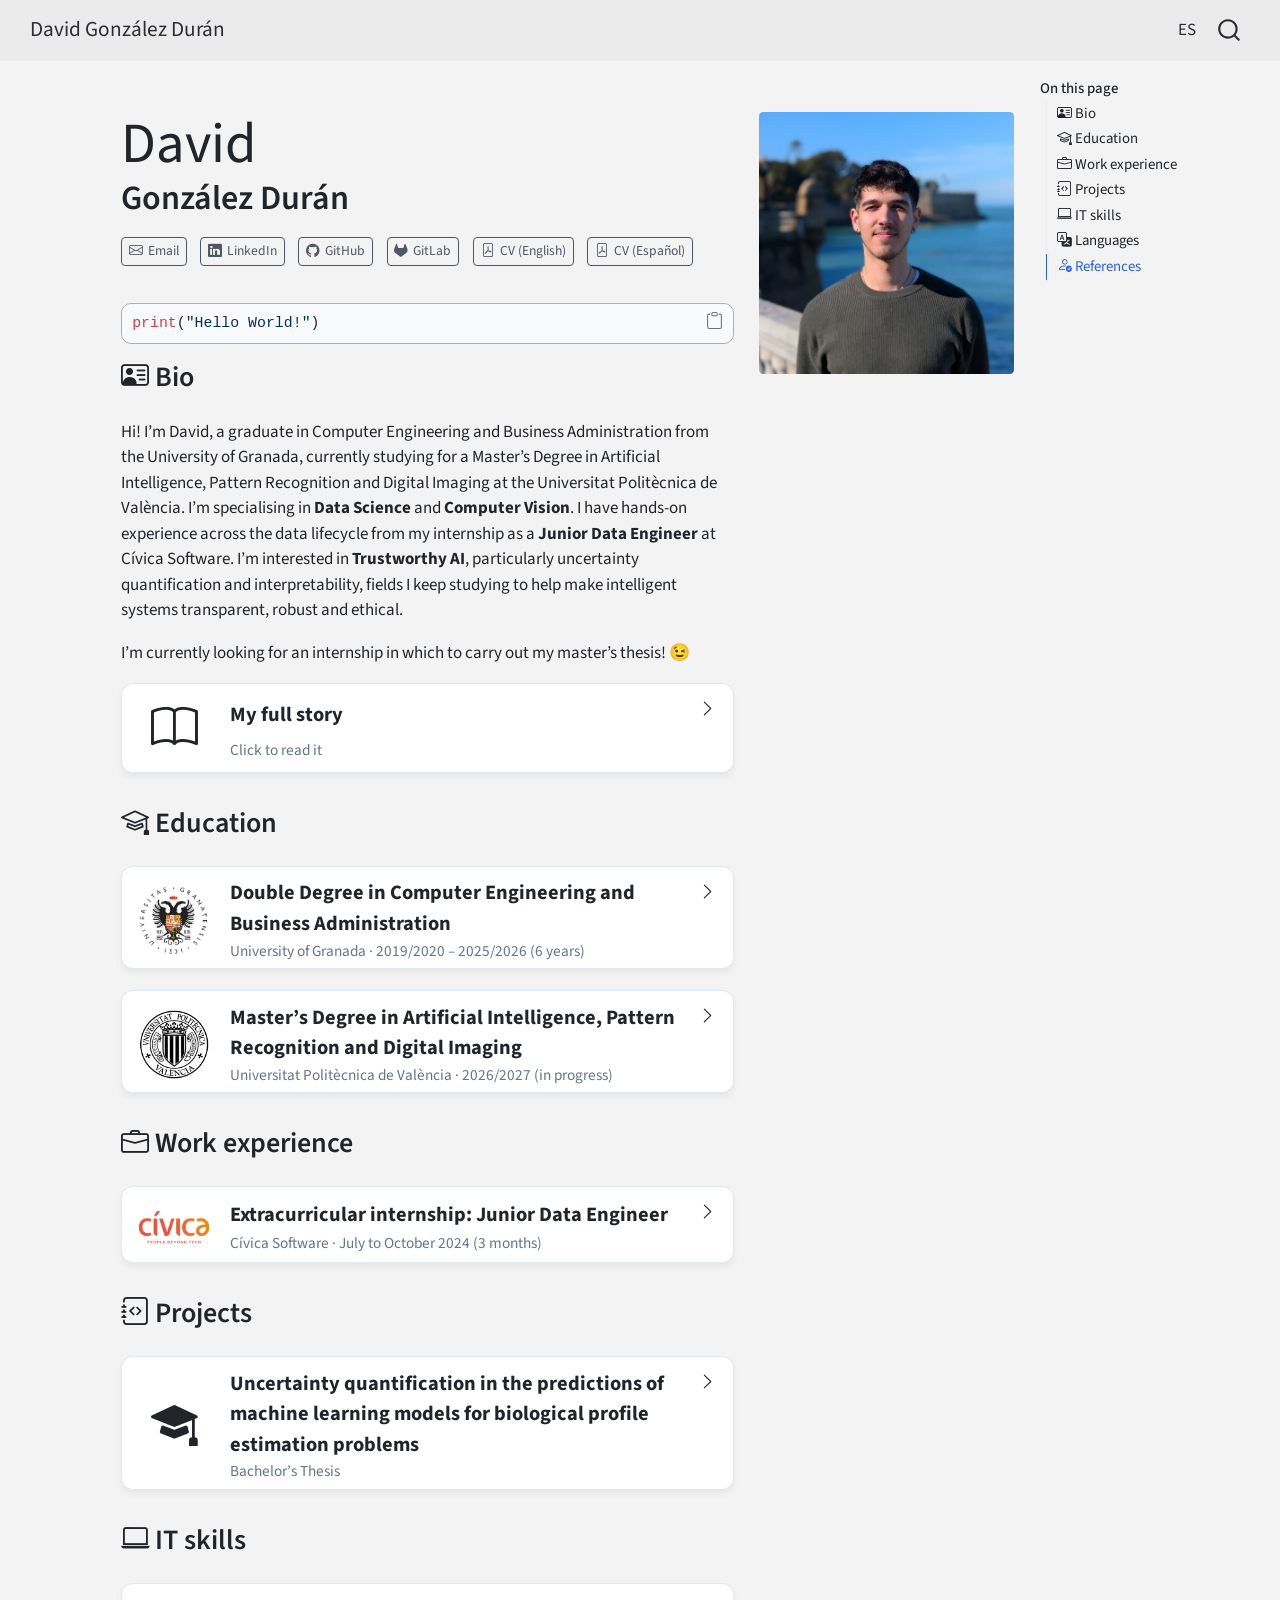
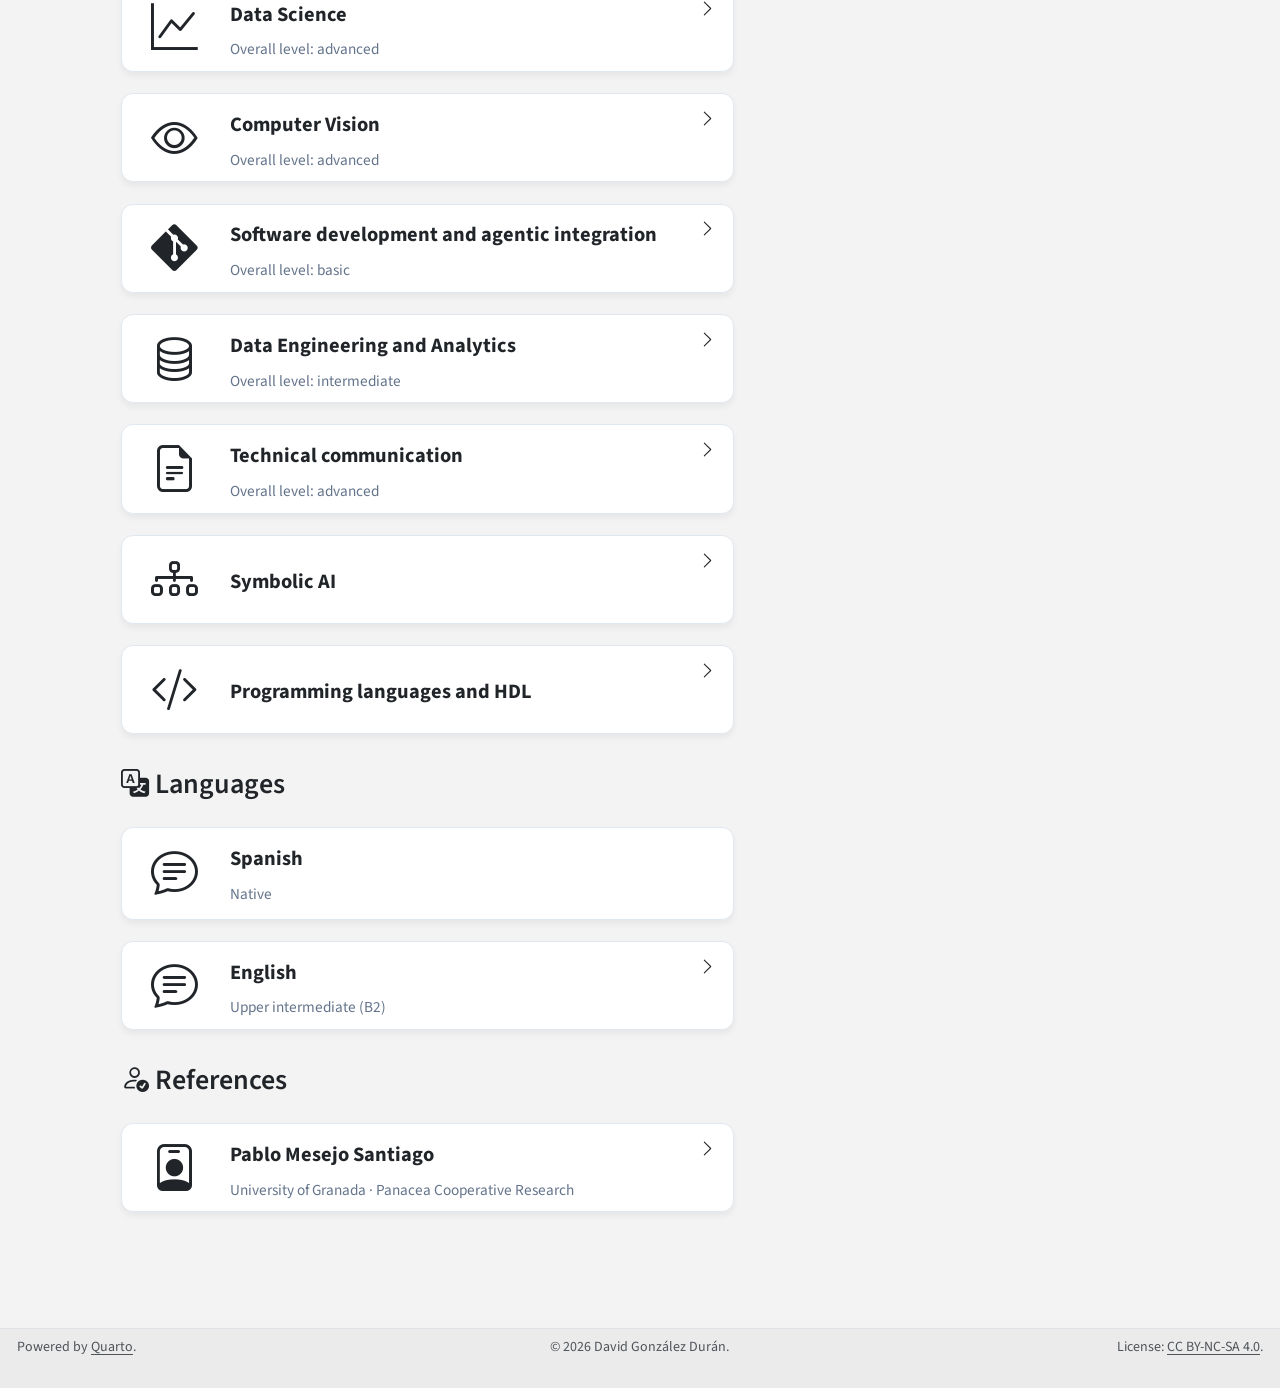
<file: en/index.html>
<!DOCTYPE html>
<html xmlns="http://www.w3.org/1999/xhtml" lang="en" xml:lang="en"><head>

<meta charset="utf-8">
<meta name="generator" content="quarto-1.11.9">

<meta name="viewport" content="width=device-width, initial-scale=1.0, user-scalable=yes">


<title>David González Durán</title>
<style>
/* Default styles provided by pandoc.
** See https://pandoc.org/MANUAL.html#variables-for-html for config info.
*/
span.smallcaps{font-variant: small-caps;}
div.columns{display: flex; gap: 1.5em;}
div.column{flex: auto;}
@media screen {
div.columns{gap: min(4vw, 1.5em);}
div.column{overflow-x: auto;}
}
div.hanging-indent{margin-left: 1.5em; text-indent: -1.5em;}
ul.task-list{list-style: none;}
ul.task-list li input[type="checkbox"] {
  width: 0.8em;
  margin: 0 0.8em 0.2em -1em; /* quarto-specific, see https://github.com/quarto-dev/quarto-cli/issues/4556 */ 
  vertical-align: middle;
}
/* CSS for syntax highlighting */
html { -webkit-text-size-adjust: 100%; }
pre > code.sourceCode { white-space: pre; position: relative; }
pre > code.sourceCode > span { display: inline-block; line-height: 1.25; }
pre > code.sourceCode > span:empty { height: 1.2em; }
.sourceCode { overflow: visible; }
code.sourceCode > span { color: inherit; text-decoration: inherit; }
div.sourceCode { margin: 1em 0; }
pre.sourceCode { margin: 0; }
@media screen {
div.sourceCode { overflow: auto; }
}
@media print {
pre > code.sourceCode { white-space: pre-wrap; }
pre > code.sourceCode > span { text-indent: -5em; padding-left: 5em; }
}
pre.numberSource code
  { counter-reset: source-line 0; }
pre.numberSource code > span
  { position: relative; left: -4em; counter-increment: source-line; }
pre.numberSource code > span > a:first-child::before
  { content: counter(source-line);
    position: relative; left: -1em; text-align: right; vertical-align: baseline;
    border: none; display: inline-block;
    -webkit-touch-callout: none; -webkit-user-select: none;
    -khtml-user-select: none; -moz-user-select: none;
    -ms-user-select: none; user-select: none;
    padding: 0 4px; width: 4em;
  }
pre.numberSource { margin-left: 3em;  padding-left: 4px; }
div.sourceCode
  {   }
@media screen {
pre > code.sourceCode > span > a:first-child::before { text-decoration: underline; }
}
</style>


<script src="../site_libs/quarto-nav/quarto-nav.js"></script>
<script src="../site_libs/quarto-nav/headroom.min.js"></script>
<script src="../site_libs/clipboard/clipboard.min.js"></script>
<script src="../site_libs/quarto-search/autocomplete.umd.js"></script>
<script src="../site_libs/quarto-search/fuse.min.js"></script>
<script src="../site_libs/quarto-search/quarto-search.js"></script>
<meta name="quarto:offset" content="../">
<link href="../assets/images/simplified_signature_white_squared.svg" rel="icon" type="image/svg+xml">
<script src="../site_libs/quarto-html/quarto.js" type="module"></script>
<script src="../site_libs/quarto-html/tabsets/tabsets.js" type="module"></script>
<script src="../site_libs/quarto-html/scrollable-regions/scrollable-regions.js" type="module"></script>
<script src="../site_libs/quarto-html/popper.min.js"></script>
<script src="../site_libs/quarto-html/tippy.umd.min.js"></script>
<link href="../site_libs/quarto-html/tippy.css" rel="stylesheet">
<link href="../site_libs/quarto-html/quarto-syntax-highlighting-5de16f5e46225c21e2daa90d340bf64f.css" rel="stylesheet" id="quarto-text-highlighting-styles">
<script src="../site_libs/bootstrap/bootstrap.min.js"></script>
<link href="../site_libs/bootstrap/bootstrap-icons.css" rel="stylesheet">
<link href="../site_libs/bootstrap/bootstrap-8a29a9726fdbe30d29415ff28b3984d6.min.css" rel="stylesheet" append-hash="true" id="quarto-bootstrap" data-mode="light">
<script src="../site_libs/quarto-contrib/glightbox/glightbox.min.js"></script>
<link href="../site_libs/quarto-contrib/glightbox/glightbox.min.css" rel="stylesheet">
<link href="../site_libs/quarto-contrib/glightbox/lightbox.css" rel="stylesheet">
<script id="quarto-search-options" type="application/json">{
  "location": "navbar",
  "copy-button": false,
  "collapse-after": 3,
  "panel-placement": "end",
  "type": "overlay",
  "limit": 50,
  "keyboard-shortcut": [
    "f",
    "/",
    "s"
  ],
  "show-item-context": false,
  "language": {
    "search-no-results-text": "No results",
    "search-matching-documents-text": "matching documents",
    "search-copy-link-title": "Copy link to search",
    "search-hide-matches-text": "Hide additional matches",
    "search-more-match-text": "more match in this document",
    "search-more-matches-text": "more matches in this document",
    "search-clear-button-title": "Clear",
    "search-text-placeholder": "",
    "search-detached-cancel-button-title": "Cancel",
    "search-submit-button-title": "Submit",
    "search-label": "Search"
  }
}</script>


<link rel="stylesheet" href="../styles.css">
<link rel="alternate" hreflang="es" href="https://davidgondur.github.io/">
<link rel="alternate" hreflang="en" href="https://davidgondur.github.io/en/">
<link rel="alternate" hreflang="x-default" href="https://davidgondur.github.io/">
</head>

<body class="nav-fixed quarto-light"><a id="quarto-skip-link" class="visually-hidden-focusable" href="#quarto-document-content">Skip to main content</a>

<div id="quarto-search-results"></div>
  <header id="quarto-header" class="headroom fixed-top">
    <nav class="navbar navbar-expand-lg " data-bs-theme="dark" aria-label="Site">
      <div class="navbar-container container-fluid">
      <div class="navbar-brand-container mx-auto">
    <a class="navbar-brand" href="../index.html">
    <span class="navbar-title">David González Durán</span>
    </a>
  </div>
          <button class="navbar-toggler" type="button" data-bs-toggle="collapse" data-bs-target="#navbarCollapse" aria-controls="navbarCollapse" aria-expanded="false" aria-label="Toggle navigation" onclick="if (window.quartoToggleHeadroom) { window.quartoToggleHeadroom(); }">
  <span class="navbar-toggler-icon"></span>
</button>
          <div class="collapse navbar-collapse" id="navbarCollapse">
            <ul class="navbar-nav navbar-nav-scroll ms-auto">
  <li class="nav-item">
    <a class="nav-link" href="../" hreflang="es" lang="es" title="Ver en español" aria-label="Ver en español"> 
<span class="menu-text">ES</span></a>
  </li>  
</ul>
          </div> <!-- /navcollapse -->
            <div class="quarto-navbar-tools">
</div>
            <div id="quarto-search" class="" title="Search"></div>
      </div> <!-- /container-fluid -->
    </nav>
</header>
<!-- content -->
<div id="quarto-content" class="quarto-container page-columns page-rows-contents page-layout-article page-navbar">
<!-- sidebar -->
<!-- margin-sidebar -->
    <div id="quarto-margin-sidebar" class="sidebar margin-sidebar">
        <nav id="TOC" role="doc-toc" aria-labelledby="toc-title" class="toc-active">
    <h2 id="toc-title">On this page</h2>
  <ul>
  <li><a href="#bio" id="toc-bio" class="nav-link active" data-scroll-target="#bio"><span class="bi bi-person-vcard"></span> Bio</a></li>
  <li><a href="#education" id="toc-education" class="nav-link" data-scroll-target="#education"><span class="bi bi-mortarboard"></span> Education</a></li>
  <li><a href="#work-experience" id="toc-work-experience" class="nav-link" data-scroll-target="#work-experience"><span class="bi bi-briefcase"></span> Work experience</a></li>
  <li><a href="#sec-projects" id="toc-sec-projects" class="nav-link" data-scroll-target="#sec-projects"><span class="bi bi-journal-code"></span> Projects</a></li>
  <li><a href="#it-skills" id="toc-it-skills" class="nav-link" data-scroll-target="#it-skills"><span class="bi bi-laptop"></span> IT skills</a></li>
  <li><a href="#languages" id="toc-languages" class="nav-link" data-scroll-target="#languages"><span class="bi bi-translate"></span> Languages</a></li>
  <li><a href="#references" id="toc-references" class="nav-link" data-scroll-target="#references"><span class="bi bi-person-check"></span> References</a></li>
  </ul>
</nav>
    </div>
<!-- main -->
<div class="quarto-about-solana column-body">
  <div class="about-entity">
    <div class="entity-contents">
      <header id="title-block-header" class="quarto-title-block default">
<div class="quarto-title">
<h1 class="title"><span style="font-weight: 400; font-size: 1.5cm; display: block;">David</span> González Durán</h1>
</div>
<div class="quarto-title-meta">
  </div>
</header> <div class="about-links">
  <a href="mailto:davidgondur@protonmail.com" class="about-link" rel="" target="">
    <i class="bi bi-envelope"></i>
     <span class="about-link-text">Email</span>
  </a>
  <a href="https://www.linkedin.com/in/davidgondur/" class="about-link" rel="" target="">
    <i class="bi bi-linkedin"></i>
     <span class="about-link-text">LinkedIn</span>
  </a>
  <a href="https://github.com/davidgondur" class="about-link" rel="" target="">
    <i class="bi bi-github"></i>
     <span class="about-link-text">GitHub</span>
  </a>
  <a href="https://gitlab.com/davidgondur" class="about-link" rel="" target="">
    <i class="bi bi-gitlab"></i>
     <span class="about-link-text">GitLab</span>
  </a>
  <a href="/assets/documents/cv-en.pdf" class="about-link" rel="" target="">
    <i class="bi bi-file-pdf"></i>
     <span class="about-link-text">CV (English)</span>
  </a>
  <a href="/assets/documents/cv-es.pdf" class="about-link" rel="" target="">
    <i class="bi bi-file-pdf"></i>
     <span class="about-link-text">CV (Español)</span>
  </a>
</div>
      <div class="about-contents"><main class="content" id="quarto-document-content" tabindex="-1">

<div class="code-copy-outer-scaffold"><div class="sourceCode" id="cb1"><pre class="sourceCode python code-with-copy"><code class="sourceCode python"><span id="cb1-1"><a href="#cb1-1" aria-hidden="true" tabindex="-1"></a><span class="bu">print</span>(<span class="st">"Hello World!"</span>)</span></code></pre></div><button title="Copy to Clipboard" class="code-copy-button"><i class="bi"></i></button></div>
<section id="bio" class="level2">
<h2 data-anchor-id="bio"><span class="bi bi-person-vcard"></span> Bio</h2>
<p>Hi! I’m David, a graduate in Computer Engineering and Business Administration from the University of Granada, currently studying for a Master’s Degree in Artificial Intelligence, Pattern Recognition and Digital Imaging at the Universitat Politècnica de València. I’m specialising in <strong>Data Science</strong> and <strong>Computer Vision</strong>. I have hands-on experience across the data lifecycle from my internship as a <strong>Junior Data Engineer</strong> at Cívica Software. I’m interested in <strong>Trustworthy AI</strong>, particularly uncertainty quantification and interpretability, fields I keep studying to help make intelligent systems transparent, robust and ethical.</p>
<p>I’m currently looking for an internship in which to carry out my master’s thesis! 😉</p>
<div class="tarjeta callout callout-style-simple callout-note no-icon callout-titled">
<div class="callout-header d-flex align-content-center collapsed" data-bs-toggle="collapse" data-bs-target=".callout-1-contents" aria-controls="callout-1" aria-expanded="false" aria-label="Toggle callout">
<div class="callout-icon-container">
<i class="callout-icon no-icon"></i>
</div>
<div class="callout-title-container flex-fill">
<span class="screen-reader-only">Note</span><span class="bi bi-book icono"></span> <span class="titulo">My full story</span> <span class="subtitulo">Click to read it</span>
</div>
<div class="callout-btn-toggle d-inline-block border-0 py-1 ps-1 pe-0 float-end"><i class="callout-toggle"></i></div>
</div>
<div id="callout-1" class="callout-1-contents callout-collapse collapse">
<div class="callout-body-container callout-body">
<p>During my degree I discovered my passion for AI, specifically <em>Machine Learning</em>: algorithms that go far beyond code and are able to extract complex patterns from raw data, turning them into knowledge. This passion led me naturally to <strong>Data Science</strong>. I enjoy digging into datasets to uncover hidden patterns and creating visualisations that help explain the reality behind them.</p>
<p>That same year, thanks to one of the most demanding but rewarding courses of my degree, I developed a strong interest in <strong>Computer Vision</strong>. I started with classical image representation and filtering and hand-crafted feature extraction, and ended up diving into the fascinating world of <em>Deep Learning</em>, exploring the potential of CNNs and <em>Transformers</em> in complex tasks such as object detection and segmentation.</p>
<div class="quarto-figure quarto-figure-center">
<figure class="figure">
<p><a href="../assets/images/adapted_ResNext50.png" class="lightbox" data-gallery="quarto-lightbox-gallery-1" title="Simplified diagram of the adapted ResNext50 architecture for age estimation (regression) in my Bachelor’s Thesis. Own work. The main goal was not to maximise the point accuracy of the predictions, but to build a reasonably lightweight model on which to quantify the uncertainty of those estimates."><img src="../assets/images/adapted_ResNext50.png" class="grande img-fluid figure-img" style="width:80.0%" alt="Simplified diagram of the adapted ResNext50 architecture for age estimation (regression) in my Bachelor’s Thesis. Own work. The main goal was not to maximise the point accuracy of the predictions, but to build a reasonably lightweight model on which to quantify the uncertainty of those estimates."></a></p>
<figcaption>Simplified diagram of the adapted ResNext50 architecture for age estimation (regression) in my Bachelor’s Thesis. Own work. The main goal was not to maximise the point accuracy of the predictions, but to build a reasonably lightweight model on which to quantify the uncertainty of those estimates.</figcaption>
</figure>
</div>
<p>In July 2024 I made the leap into industry with my extracurricular internship at <a href="https://civica-soft.com/">Cívica Software</a>, where I worked for 3 months as a <strong>Junior Data Engineer</strong> on a project for a financial institution. There I gained essential experience in the database ecosystem, which helped me understand the data lifecycle and ETL processes.</p>
<p>Along the way, however, I also realised that AI is not infallible: it not only makes objective mistakes, but also reproduces inaccuracies and systemic biases inherited from human-collected datasets. As a result, I have moved increasingly towards <strong>Trustworthy AI</strong>. I believe that for artificial intelligence to be truly useful in the real world, it must be transparent and robust.</p>
<p>My focus in this area is <strong>Uncertainty Quantification</strong>, the core of my Bachelor’s Thesis: <em>Uncertainty quantification in the predictions of machine learning models for biological profile estimation problems</em> (more details below in <a href="#sec-projects">Projects</a>). This work integrates <strong>Conformal Prediction</strong> into biological estimation tasks, such as estimating age and sex from maxillofacial X-rays, providing prediction intervals (in regression) and label sets (in classification) with statistical guarantees, thus capturing the uncertainty in each case. I defended it in September 2025 with a grade of 9.5/10, but I haven’t considered it finished: I have kept improving it on my own ever since.</p>
<div class="quarto-figure quarto-figure-center">
<figure class="figure">
<p><a href="../assets/images/example_intervalic_estimation-es.jpg" class="lightbox" data-gallery="quarto-lightbox-gallery-2" title="Diagram of a regression model with conformal prediction that, besides returning a point prediction with the expected value, produces a prediction interval with 95% confidence. Own work (labels in Spanish)."><img src="../assets/images/example_intervalic_estimation-es.jpg" class="img-fluid figure-img" alt="Diagram of a regression model with conformal prediction that, besides returning a point prediction with the expected value, produces a prediction interval with 95% confidence. Own work (labels in Spanish)."></a></p>
<figcaption>Diagram of a regression model with conformal prediction that, besides returning a point prediction with the expected value, produces a prediction interval with 95% confidence. Own work (labels in Spanish).</figcaption>
</figure>
</div>
<p>Today I’m continuing along this path in the <strong>Master’s Degree in Artificial Intelligence, Pattern Recognition and Digital Imaging</strong> at the Universitat Politècnica de València, where I’m strengthening my knowledge and going deeper into how <strong>attention mechanisms</strong> and <strong><em>Transformers</em></strong> work, as well as using <strong>agentic AI</strong> in projects. I’m also taking my first steps with <strong>Unity</strong> and <strong>Augmented Reality</strong>. Meanwhile, I’m reading <em>Interpretable Machine Learning</em> by Christoph Molnar, to get a fuller picture of how to open the “black box” of algorithms.</p>
<p>Beyond academics, I have always believed in taking an active part in the university community. During my degree I had the honour of serving for 1 year as <strong>vice-secretary</strong> and for 2 years as <strong>secretary of the Student Delegation of Computer and Telecommunication Engineering</strong> (DEIIT). In this role I was responsible for calling plenary sessions, drafting and publishing the minutes and managing the member register, as well as helping to organise school events (Fine Arts markets, School Day and a video game development Hackathon) or collaborating in others (Granabot).</p>
</div>
</div>
</div>
</section>
<section id="education" class="level2">
<h2 data-anchor-id="education"><span class="bi bi-mortarboard"></span> Education</h2>
<div class="tarjeta callout callout-style-simple callout-note no-icon callout-titled">
<div class="callout-header d-flex align-content-center collapsed" data-bs-toggle="collapse" data-bs-target=".callout-2-contents" aria-controls="callout-2" aria-expanded="false" aria-label="Toggle callout">
<div class="callout-icon-container">
<i class="callout-icon no-icon"></i>
</div>
<div class="callout-title-container flex-fill">
<span class="screen-reader-only">Note</span><img src="../assets/images/logo_UGR.jpg" class="icono img-fluid"> <span class="titulo">Double Degree in Computer Engineering and Business Administration</span> <span class="subtitulo">University of Granada · 2019/2020 – 2025/2026 (6 years)</span>
</div>
<div class="callout-btn-toggle d-inline-block border-0 py-1 ps-1 pe-0 float-end"><i class="callout-toggle"></i></div>
</div>
<div id="callout-2" class="callout-2-contents callout-collapse collapse">
<div class="callout-body-container callout-body">
<p>Average grade of 8.01/10 in Computer Engineering and 8.36/10 in Business Administration.</p>
<p>Highlighted courses:</p>
<ul>
<li><strong>Bachelor’s Thesis</strong>: 9.5/10 (more details below in <a href="#sec-projects">Projects</a>).</li>
<li><strong>Computer Vision</strong>: 8.2/10, in the top 20 out of 73 students. Final project awarded the highest grade.</li>
<li><strong>Machine Learning</strong>: 7.5/8 in the practical component, in the top 10 out of 101 students.</li>
<li><strong>Intelligent Systems Techniques</strong>: 9.58/10 in the practical component, in the top 5 out of 55 students.</li>
</ul>
</div>
</div>
</div>
<div class="tarjeta callout callout-style-simple callout-note no-icon callout-titled">
<div class="callout-header d-flex align-content-center collapsed" data-bs-toggle="collapse" data-bs-target=".callout-3-contents" aria-controls="callout-3" aria-expanded="false" aria-label="Toggle callout">
<div class="callout-icon-container">
<i class="callout-icon no-icon"></i>
</div>
<div class="callout-title-container flex-fill">
<span class="screen-reader-only">Note</span><img src="../assets/images/logo_UPV.png" class="icono img-fluid"> <span class="titulo">Master’s Degree in Artificial Intelligence, Pattern Recognition and Digital Imaging</span> <span class="subtitulo">Universitat Politècnica de València · 2026/2027 (in progress)</span>
</div>
<div class="callout-btn-toggle d-inline-block border-0 py-1 ps-1 pe-0 float-end"><i class="callout-toggle"></i></div>
</div>
<div id="callout-3" class="callout-3-contents callout-collapse collapse">
<div class="callout-body-container callout-body">
<p>During the master’s I’m strengthening the knowledge of <em>Machine Learning</em> and <strong>Computer Vision</strong> I gained during my degree, while going deeper into:</p>
<ul>
<li>How <strong>attention mechanisms</strong> and <strong><em>Transformers</em></strong> work.</li>
<li>Using <strong>agentic AI</strong> in project development.</li>
<li><strong>Unity</strong> and <strong>Augmented Reality (AR)</strong>, two fields that are new to me.</li>
</ul>
</div>
</div>
</div>
</section>
<section id="work-experience" class="level2">
<h2 data-anchor-id="work-experience"><span class="bi bi-briefcase"></span> Work experience</h2>
<div class="tarjeta callout callout-style-simple callout-note no-icon callout-titled">
<div class="callout-header d-flex align-content-center collapsed" data-bs-toggle="collapse" data-bs-target=".callout-4-contents" aria-controls="callout-4" aria-expanded="false" aria-label="Toggle callout">
<div class="callout-icon-container">
<i class="callout-icon no-icon"></i>
</div>
<div class="callout-title-container flex-fill">
<span class="screen-reader-only">Note</span><img src="../assets/images/logo_civica_company.png" class="icono img-fluid"> <span class="titulo">Extracurricular internship: Junior Data Engineer</span> <span class="subtitulo">Cívica Software · July to October 2024 (3 months)</span>
</div>
<div class="callout-btn-toggle d-inline-block border-0 py-1 ps-1 pe-0 float-end"><i class="callout-toggle"></i></div>
</div>
<div id="callout-4" class="callout-4-contents callout-collapse collapse">
<div class="callout-body-container callout-body">
<ul>
<li>Maintenance of Teradata and Snowflake databases.</li>
<li>Monitoring of data flows through ETL processes with Informatica PowerCenter.</li>
<li>Writing and maintaining the projects’ technical documentation, ensuring clarity and traceability of processes, with Microsoft Word.</li>
<li>Preparing statistical reports to track KPIs with Power BI.</li>
</ul>
<p><a href="https://civica-soft.com/">Cívica Software website</a></p>
</div>
</div>
</div>
</section>
<section id="sec-projects" class="level2">
<h2 data-anchor-id="sec-projects"><span class="bi bi-journal-code"></span> Projects</h2>
<div class="tarjeta callout callout-style-simple callout-note no-icon callout-titled">
<div class="callout-header d-flex align-content-center collapsed" data-bs-toggle="collapse" data-bs-target=".callout-5-contents" aria-controls="callout-5" aria-expanded="false" aria-label="Toggle callout">
<div class="callout-icon-container">
<i class="callout-icon no-icon"></i>
</div>
<div class="callout-title-container flex-fill">
<span class="screen-reader-only">Note</span><span class="bi bi-mortarboard-fill icono"></span> <span class="titulo">Uncertainty quantification in the predictions of machine learning models for biological profile estimation problems</span> <span class="subtitulo">Bachelor’s Thesis</span>
</div>
<div class="callout-btn-toggle d-inline-block border-0 py-1 ps-1 pe-0 float-end"><i class="callout-toggle"></i></div>
</div>
<div id="callout-5" class="callout-5-contents callout-collapse collapse">
<div class="callout-body-container callout-body">
<p><a href="../assets/images/example_intervalic_estimation-es.jpg" class="lightbox" data-gallery="quarto-lightbox-gallery-3"><img src="../assets/images/example_intervalic_estimation-es.jpg" class="img-fluid"></a></p>
<p>In collaboration with <a href="https://panacea-coop.com/">Panacea Cooperative Research</a>, supervised by <a href="https://www.ugr.es/~pmesejo/">Pablo Mesejo Santiago</a> and mentored by <a href="https://www.linkedin.com/in/javier-venema/">Javier Venema Rodríguez</a>.</p>
<p>Final grade of <strong>9.5/10</strong> (defended on 12 September 2025).</p>
<p>In forensic anthropology, advances in <em>Machine Learning</em> have reduced the subjectivity of biological profile estimation, but they usually provide only point predictions, overlooking the uncertainty that is essential in forensic decision-making.</p>
<ul>
<li>Integration of <strong>Conformal Prediction</strong> into biological profile estimation from maxillofacial X-rays (multinational dataset of individuals aged 14 to 25), in both regression (prediction intervals) and classification (label sets).</li>
<li>Validation of the coverage guarantees and analysis of interval size and its adaptivity to the difficulty of each case.</li>
<li>Finding and managing academic literature (over 100 references, including books, papers and websites).</li>
<li>Analysis, synthesis and application of state-of-the-art methods for biological estimation problems.</li>
<li>A project I have kept improving independently since defending it.</li>
</ul>
<p><a href="https://github.com/davidgondur/tfg-bioprofile-uncertainty" class="btn-github"><span class="bi bi-github"></span> tfg-bioprofile-uncertainty</a></p>
</div>
</div>
</div>
</section>
<section id="it-skills" class="level2">
<h2 data-anchor-id="it-skills"><span class="bi bi-laptop"></span> IT skills</h2>
<div class="tarjeta callout callout-style-simple callout-note no-icon callout-titled">
<div class="callout-header d-flex align-content-center collapsed" data-bs-toggle="collapse" data-bs-target=".callout-6-contents" aria-controls="callout-6" aria-expanded="false" aria-label="Toggle callout">
<div class="callout-icon-container">
<i class="callout-icon no-icon"></i>
</div>
<div class="callout-title-container flex-fill">
<span class="screen-reader-only">Note</span><span class="bi bi-graph-up icono"></span> <span class="titulo">Data Science</span> <span class="subtitulo">Overall level: advanced</span>
</div>
<div class="callout-btn-toggle d-inline-block border-0 py-1 ps-1 pe-0 float-end"><i class="callout-toggle"></i></div>
</div>
<div id="callout-6" class="callout-6-contents callout-collapse collapse">
<div class="callout-body-container callout-body">
<ul>
<li>Advanced use of <strong>Pandas</strong> and <strong>Polars</strong> for high-performance data manipulation and cleaning.</li>
<li><strong>Matplotlib</strong>, <strong>Seaborn</strong> and <strong>Plotly</strong> to communicate complex insights through interactive, publication-quality charts.</li>
<li>Expert use of <strong>Scikit-Learn</strong> for classical machine learning, and <strong>PyTorch</strong> and <strong>TensorFlow/Keras</strong> for deep learning.</li>
<li>Specialised in uncertainty quantification with <strong>Crepes</strong>, <strong>MAPIE</strong> and <strong>TorchCP</strong>.</li>
</ul>
</div>
</div>
</div>
<div class="tarjeta callout callout-style-simple callout-note no-icon callout-titled">
<div class="callout-header d-flex align-content-center collapsed" data-bs-toggle="collapse" data-bs-target=".callout-7-contents" aria-controls="callout-7" aria-expanded="false" aria-label="Toggle callout">
<div class="callout-icon-container">
<i class="callout-icon no-icon"></i>
</div>
<div class="callout-title-container flex-fill">
<span class="screen-reader-only">Note</span><span class="bi bi-eye icono"></span> <span class="titulo">Computer Vision</span> <span class="subtitulo">Overall level: advanced</span>
</div>
<div class="callout-btn-toggle d-inline-block border-0 py-1 ps-1 pe-0 float-end"><i class="callout-toggle"></i></div>
</div>
<div id="callout-7" class="callout-7-contents callout-collapse collapse">
<div class="callout-body-container callout-body">
<p>Experience in advanced academic projects with tools such as:</p>
<ul>
<li><strong>OpenCV</strong> for advanced image manipulation, digital filtering and classical vision (Harris corner detector, SIFT and HOG descriptors, <em>Bag of Visual Words</em> and panorama stitching with RANSAC and homographies).</li>
<li><strong>Pillow</strong> for efficient image format handling and data preprocessing.</li>
<li>Advanced use of <strong>PyTorch</strong>, <strong>fastai</strong> and <strong>TensorFlow/Keras</strong> to implement deep networks, both training CNNs from scratch and through <em>transfer learning</em> from pretrained networks.</li>
<li>Familiarity with <strong>ONNX</strong> for model interoperability.</li>
</ul>
</div>
</div>
</div>
<div class="tarjeta callout callout-style-simple callout-note no-icon callout-titled">
<div class="callout-header d-flex align-content-center collapsed" data-bs-toggle="collapse" data-bs-target=".callout-8-contents" aria-controls="callout-8" aria-expanded="false" aria-label="Toggle callout">
<div class="callout-icon-container">
<i class="callout-icon no-icon"></i>
</div>
<div class="callout-title-container flex-fill">
<span class="screen-reader-only">Note</span><span class="bi bi-git icono"></span> <span class="titulo">Software development and agentic integration</span> <span class="subtitulo">Overall level: basic</span>
</div>
<div class="callout-btn-toggle d-inline-block border-0 py-1 ps-1 pe-0 float-end"><i class="callout-toggle"></i></div>
</div>
<div id="callout-8" class="callout-8-contents callout-collapse collapse">
<div class="callout-body-container callout-body">
<ul>
<li><strong>Version control</strong>: regular use of <strong>Git</strong> and <strong>GitHub</strong> for collaborative development and code versioning.</li>
<li><strong>Containers</strong>: basic experience with <strong>Docker</strong> to isolate personal environments.</li>
<li><strong>Agentic development</strong>: using <strong>Claude Code</strong> and <strong>Codex</strong> as coding agents in my projects.</li>
</ul>
</div>
</div>
</div>
<div class="tarjeta callout callout-style-simple callout-note no-icon callout-titled">
<div class="callout-header d-flex align-content-center collapsed" data-bs-toggle="collapse" data-bs-target=".callout-9-contents" aria-controls="callout-9" aria-expanded="false" aria-label="Toggle callout">
<div class="callout-icon-container">
<i class="callout-icon no-icon"></i>
</div>
<div class="callout-title-container flex-fill">
<span class="screen-reader-only">Note</span><span class="bi bi-database icono"></span> <span class="titulo">Data Engineering and Analytics</span> <span class="subtitulo">Overall level: intermediate</span>
</div>
<div class="callout-btn-toggle d-inline-block border-0 py-1 ps-1 pe-0 float-end"><i class="callout-toggle"></i></div>
</div>
<div id="callout-9" class="callout-9-contents callout-collapse collapse">
<div class="callout-body-container callout-body">
<p>Intermediate <strong>SQL</strong> (CTEs, window functions, procedures…). Hands-on experience in corporate environments, focused on monitoring and maintaining existing data structures:</p>
<ul>
<li><strong>Data Warehousing</strong>: intermediate experience with <strong>Snowflake</strong> and <strong>Teradata</strong>, monitoring analytical datasets and making minor schema changes.</li>
<li><strong>ETL &amp; Integration</strong>: basic experience with <strong>Informatica PowerCenter</strong>.</li>
<li>Intermediate knowledge of <strong>Power BI</strong> for data visualisation.</li>
</ul>
</div>
</div>
</div>
<div class="tarjeta callout callout-style-simple callout-note no-icon callout-titled">
<div class="callout-header d-flex align-content-center collapsed" data-bs-toggle="collapse" data-bs-target=".callout-10-contents" aria-controls="callout-10" aria-expanded="false" aria-label="Toggle callout">
<div class="callout-icon-container">
<i class="callout-icon no-icon"></i>
</div>
<div class="callout-title-container flex-fill">
<span class="screen-reader-only">Note</span><span class="bi bi-file-earmark-text icono"></span> <span class="titulo">Technical communication</span> <span class="subtitulo">Overall level: advanced</span>
</div>
<div class="callout-btn-toggle d-inline-block border-0 py-1 ps-1 pe-0 float-end"><i class="callout-toggle"></i></div>
</div>
<div id="callout-10" class="callout-10-contents callout-collapse collapse">
<div class="callout-body-container callout-body">
<p>Clarity, structure and reproducibility in documents are cornerstones of communication.</p>
<ul>
<li>Advanced use of <strong>LaTeX</strong> and <strong>Typst</strong> to typeset high-quality scientific documents and reports.</li>
<li>Building websites with <strong>Quarto</strong> (like this one 😄).</li>
<li><strong>Collaborative tools</strong>: Overleaf, Google Workspace and Microsoft 365.</li>
</ul>
</div>
</div>
</div>
<div class="tarjeta callout callout-style-simple callout-note no-icon callout-titled">
<div class="callout-header d-flex align-content-center collapsed" data-bs-toggle="collapse" data-bs-target=".callout-11-contents" aria-controls="callout-11" aria-expanded="false" aria-label="Toggle callout">
<div class="callout-icon-container">
<i class="callout-icon no-icon"></i>
</div>
<div class="callout-title-container flex-fill">
<span class="screen-reader-only">Note</span><span class="bi bi-diagram-3 icono"></span> <span class="titulo">Symbolic AI</span>
</div>
<div class="callout-btn-toggle d-inline-block border-0 py-1 ps-1 pe-0 float-end"><i class="callout-toggle"></i></div>
</div>
<div id="callout-11" class="callout-11-contents callout-collapse collapse">
<div class="callout-body-container callout-body">
<ul>
<li><strong>Heuristic search</strong>, implemented in <strong>Java</strong>.</li>
<li><strong>Constraint satisfaction problems</strong> with <strong>MiniZinc</strong>.</li>
<li><strong>Automated planning</strong> with <strong>PDDL</strong>.</li>
</ul>
</div>
</div>
</div>
<div class="tarjeta callout callout-style-simple callout-note no-icon callout-titled">
<div class="callout-header d-flex align-content-center collapsed" data-bs-toggle="collapse" data-bs-target=".callout-12-contents" aria-controls="callout-12" aria-expanded="false" aria-label="Toggle callout">
<div class="callout-icon-container">
<i class="callout-icon no-icon"></i>
</div>
<div class="callout-title-container flex-fill">
<span class="screen-reader-only">Note</span><span class="bi bi-code-slash icono"></span> <span class="titulo">Programming languages and HDL</span>
</div>
<div class="callout-btn-toggle d-inline-block border-0 py-1 ps-1 pe-0 float-end"><i class="callout-toggle"></i></div>
</div>
<div id="callout-12" class="callout-12-contents callout-collapse collapse">
<div class="callout-body-container callout-body">
<ul>
<li><strong>Python</strong>: advanced proficiency in building data analysis and visualisation applications and deploying Machine Learning models. Solid experience with the scientific ecosystem (Pandas, NumPy, Matplotlib/Seaborn) and with building efficient data processing workflows.</li>
<li><strong>C++</strong> and <strong>Java</strong>: intermediate level, used during my degree for small and medium-sized projects (object-oriented programming).</li>
<li><strong>Verilog (Intel Altera)</strong>: basic level.</li>
<li><strong>R</strong>: basic level for data visualisation. Learning it right now!</li>
</ul>
</div>
</div>
</div>
<!--
## []{.bi .bi-people} Soft skills
::: {.callout-note .tarjeta collapse="true" appearance="minimal"}
### []{.bi .bi-kanban .icono} [Organisational role]{.titulo}
During my degree, both in team projects and as secretary of the DEIIT, I have been strongly inclined to organise, plan and standardise work, and to communicate clearly and assertively with other members to make sure goals were met on time.
:::
::: {.callout-note .tarjeta collapse="true" appearance="minimal"}
### []{.bi .bi-arrow-up-circle .icono} [Continuous improvement]{.titulo}
I see myself as a curious person with a lifelong-learning mindset and a strong ability to adopt new technologies, methodologies and tools that improve the quality of my daily work.
:::
::: {.callout-note .tarjeta collapse="true" appearance="minimal"}
### []{.bi .bi-shield-lock .icono} [Good digital security practices]{.titulo}
Committed to a culture of information security. I proactively manage my digital security with password managers, encryption and protection of confidential data to ensure integrity and privacy in every project.
:::
## []{.bi .bi-bookmark-heart} Interests
::: {.callout-note .tarjeta collapse="true" appearance="minimal"}
### []{.bi .bi-bar-chart .icono} [DataViz]{.titulo}
Focused on exploratory data analysis (EDA) and on designing visualisations that help us understand data.
:::
::: {.callout-note .tarjeta collapse="true" appearance="minimal"}
### []{.bi .bi-shield-check .icono} [Trustworthy AI]{.titulo}
Interested in uncertainty quantification and explainable AI to build reliable systems, especially in settings where reliability and risk quantification are essential.
:::
-->
</section>
<section id="languages" class="level2">
<h2 data-anchor-id="languages"><span class="bi bi-translate"></span> Languages</h2>
<div class="tarjeta callout callout-style-simple callout-note no-icon callout-empty-content callout-titled">
<div class="callout-header d-flex align-content-center">
<div class="callout-icon-container">
<i class="callout-icon no-icon"></i>
</div>
<div class="callout-title-container flex-fill">
<span class="screen-reader-only">Note</span><span class="bi bi-chat-text icono"></span> <span class="titulo">Spanish</span> <span class="subtitulo">Native</span>
</div>
</div>
<div class="callout-body-container callout-body">
</div>
</div>
<div class="tarjeta callout callout-style-simple callout-note no-icon callout-titled">
<div class="callout-header d-flex align-content-center collapsed" data-bs-toggle="collapse" data-bs-target=".callout-14-contents" aria-controls="callout-14" aria-expanded="false" aria-label="Toggle callout">
<div class="callout-icon-container">
<i class="callout-icon no-icon"></i>
</div>
<div class="callout-title-container flex-fill">
<span class="screen-reader-only">Note</span><span class="bi bi-chat-text icono"></span> <span class="titulo">English</span> <span class="subtitulo">Upper intermediate (B2)</span>
</div>
<div class="callout-btn-toggle d-inline-block border-0 py-1 ps-1 pe-0 float-end"><i class="callout-toggle"></i></div>
</div>
<div id="callout-14" class="callout-14-contents callout-collapse collapse">
<div class="callout-body-container callout-body">
<p>Cambridge FCE certificate. Verification number: D5753484.</p>
</div>
</div>
</div>
</section>
<section id="references" class="level2">
<h2 data-anchor-id="references"><span class="bi bi-person-check"></span> References</h2>
<div class="tarjeta callout callout-style-simple callout-note no-icon callout-titled">
<div class="callout-header d-flex align-content-center collapsed" data-bs-toggle="collapse" data-bs-target=".callout-15-contents" aria-controls="callout-15" aria-expanded="false" aria-label="Toggle callout">
<div class="callout-icon-container">
<i class="callout-icon no-icon"></i>
</div>
<div class="callout-title-container flex-fill">
<span class="screen-reader-only">Note</span><span class="bi bi-person-badge icono"></span> <span class="titulo">Pablo Mesejo Santiago</span> <span class="subtitulo">University of Granada · Panacea Cooperative Research</span>
</div>
<div class="callout-btn-toggle d-inline-block border-0 py-1 ps-1 pe-0 float-end"><i class="callout-toggle"></i></div>
</div>
<div id="callout-15" class="callout-15-contents callout-collapse collapse">
<div class="callout-body-container callout-body">
<p><a href="https://www.ugr.es/~pmesejo/">Pablo Mesejo Santiago</a> is an Associate Professor in the Department of Computer Science and Artificial Intelligence at the University of Granada, and co-founder and Director of Artificial Intelligence at Panacea Cooperative Research. He taught me Computer Vision, Machine Learning and Intelligent Systems Techniques, and supervised my Bachelor’s Thesis.</p>
<blockquote class="blockquote">
<p><em>“[…] a talented, well-organized, highly motivated, and hardworking student with strong intellectual curiosity in the field of computer vision, machine learning and data science.”</em></p>
</blockquote>
<p><a href="../assets/documents/recommendation-letter.pdf" class="btn btn-outline-primary" target="_blank"><span class="bi bi-file-earmark-pdf"></span> Download recommendation letter</a></p>
</div>
</div>
</div>


</section>
</main></div>
    </div>
    <img src="../assets/images/profile_pic.jpg" class="about-image
  rounded " style="width: 15em;">
  </div>
</div>
 <!-- /main -->
<script id="quarto-html-after-body" type="application/javascript">
  window.document.addEventListener("DOMContentLoaded", function (event) {
    const isCodeAnnotation = (el) => {
      for (const clz of el.classList) {
        if (clz.startsWith('code-annotation-')) {                     
          return true;
        }
      }
      return false;
    }
    const onCopySuccess = function(e) {
      // button target
      const button = e.trigger;
      // don't keep focus
      button.blur();
      // flash "checked"
      button.classList.add('code-copy-button-checked');
      var currentTitle = button.getAttribute("title");
      button.setAttribute("title", "Copied!");
      let tooltip;
      if (window.bootstrap) {
        button.setAttribute("data-bs-toggle", "tooltip");
        button.setAttribute("data-bs-placement", "left");
        button.setAttribute("data-bs-title", "Copied!");
        tooltip = new bootstrap.Tooltip(button, 
          { trigger: "manual", 
            customClass: "code-copy-button-tooltip",
            offset: [0, -8]});
        tooltip.show();    
      }
      setTimeout(function() {
        if (tooltip) {
          tooltip.hide();
          button.removeAttribute("data-bs-title");
          button.removeAttribute("data-bs-toggle");
          button.removeAttribute("data-bs-placement");
        }
        button.setAttribute("title", currentTitle);
        button.classList.remove('code-copy-button-checked');
      }, 1000);
      // clear code selection
      e.clearSelection();
    }
    const getTextToCopy = function(trigger) {
      const outerScaffold = trigger.parentElement.cloneNode(true);
      const codeEl = outerScaffold.querySelector('code');
      for (const childEl of codeEl.children) {
        if (isCodeAnnotation(childEl)) {
          childEl.remove();
        }
      }
      return codeEl.innerText;
    }
    const clipboard = new window.ClipboardJS('.code-copy-button:not([data-in-quarto-modal])', {
      text: getTextToCopy
    });
    clipboard.on('success', onCopySuccess);
    if (window.document.getElementById('quarto-embedded-source-code-modal')) {
      const clipboardModal = new window.ClipboardJS('.code-copy-button[data-in-quarto-modal]', {
        text: getTextToCopy,
        container: window.document.getElementById('quarto-embedded-source-code-modal')
      });
      clipboardModal.on('success', onCopySuccess);
    }
      var localhostRegex = new RegExp(/^(?:http|https):\/\/localhost\:?[0-9]*\//);
      var mailtoRegex = new RegExp(/^mailto:/);
        var filterRegex = new RegExp("https:\/\/davidgondur\.github\.io");
      var isInternal = (href) => {
          return filterRegex.test(href) || localhostRegex.test(href) || mailtoRegex.test(href);
      }
      // Inspect non-navigation links and adorn them if external
      window.quartoDecorateExternalLinks = function (root) {
     var links = (root || window.document).querySelectorAll('a[href]:not(.nav-link):not(.navbar-brand):not(.toc-action):not(.sidebar-link):not(.sidebar-item-toggle):not(.pagination-link):not(.no-external):not([aria-hidden]):not(.dropdown-item):not(.quarto-navigation-tool):not(.about-link)');
      for (var i=0; i<links.length; i++) {
        const link = links[i];
        if (!isInternal(link.href)) {
          // undo the damage that might have been done by quarto-nav.js in the case of
          // links that we want to consider external
          if (link.dataset.originalHref !== undefined) {
            link.href = link.dataset.originalHref;
          }
          if (!link.classList.contains('no-external-icon')) {
          }
        }
      }
      };
      window.quartoDecorateExternalLinks(window.document);
    // Esc closes the popup (WCAG 1.4.13) and focus leaving both trigger and
    // popup closes it (WCAG 2.4.11); tippy handles neither for interactive popups.
    const hideOnEscAndFocusOut = {
      name: 'hideOnEscAndFocusOut',
      defaultValue: true,
      fn(instance) {
        const dismiss = () => {
          // A show scheduled by the trigger delay would otherwise reopen it
          instance.clearDelayTimeouts();
          instance.hide();
        };
        const onKeyDown = (event) => {
          if (event.key !== 'Escape') {
            return;
          }
          // Keep Esc from also reaching page handlers (e.g. reveal.js overview),
          // except an open reveal.js slide menu, which Esc should close too.
          // The menu handles keys only when its keyboard option is on.
          const menuHandlesEsc = window.Reveal?.getPlugin?.('menu')?.isOpen() &&
            window.Reveal.getConfig().menu?.keyboard !== false;
          if (!menuHandlesEsc) {
            event.stopPropagation();
          }
          if (instance.popper.contains(window.document.activeElement)) {
            // Disabled while refocusing so the focus trigger does not reopen it
            instance.disable();
            instance.reference.focus();
            instance.enable();
          }
          dismiss();
        };
        const onFocusOut = (event) => {
          const target = event.relatedTarget;
          if (target && !instance.reference.contains(target) &&
              !instance.popper.contains(target)) {
            dismiss();
          }
        };
        // On the trigger too: a click trigger (code-annotations: select) has no
        // blur handling. Attached for the instance's lifetime so leaving the
        // trigger also cancels a show still pending on the trigger delay.
        instance.reference.addEventListener('focusout', onFocusOut);
        return {
          onShow() {
            window.document.addEventListener('keydown', onKeyDown, true);
            instance.popper.addEventListener('focusout', onFocusOut);
          },
          onHide() {
            window.document.removeEventListener('keydown', onKeyDown, true);
            instance.popper.removeEventListener('focusout', onFocusOut);
          },
          onDestroy() {
            instance.reference.removeEventListener('focusout', onFocusOut);
          },
        };
      },
    };
    function tippyHover(el, contentFn, onTriggerFn, onUntriggerFn) {
      const config = {
        allowHTML: true,
        maxWidth: 500,
        delay: 100,
        arrow: false,
        appendTo: function(el) {
            return el.parentElement;
        },
        interactive: true,
        interactiveBorder: 10,
        theme: 'quarto',
        placement: 'bottom-start',
        plugins: [hideOnEscAndFocusOut],
      };
      if (contentFn) {
        config.content = contentFn;
      }
      if (onTriggerFn) {
        config.onTrigger = onTriggerFn;
      }
      if (onUntriggerFn) {
        config.onUntrigger = onUntriggerFn;
      }
      window.tippy(el, config); 
    }
    const noterefs = window.document.querySelectorAll('a[role="doc-noteref"]');
    for (var i=0; i<noterefs.length; i++) {
      const ref = noterefs[i];
      tippyHover(ref, function() {
        // use id or data attribute instead here
        let href = ref.getAttribute('data-footnote-href') || ref.getAttribute('href');
        try { href = new URL(href).hash; } catch {}
        const id = href.replace(/^#\/?/, "");
        const note = window.document.getElementById(id);
        if (note) {
          return note.innerHTML;
        } else {
          return "";
        }
      });
    }
    const xrefs = window.document.querySelectorAll('a.quarto-xref');
    const processXRef = (id, note) => {
      // Strip column container classes
      const stripColumnClz = (el) => {
        el.classList.remove("page-full", "page-columns");
        if (el.children) {
          for (const child of el.children) {
            stripColumnClz(child);
          }
        }
      }
      stripColumnClz(note)
      if (id === null || id.startsWith('sec-')) {
        // Special case sections, only their first couple elements
        const container = document.createElement("div");
        if (note.children && note.children.length > 2) {
          container.appendChild(note.children[0].cloneNode(true));
          for (let i = 1; i < note.children.length; i++) {
            const child = note.children[i];
            if (child.tagName === "P" && child.innerText === "") {
              continue;
            } else {
              container.appendChild(child.cloneNode(true));
              break;
            }
          }
          if (window.Quarto?.typesetMath) {
            window.Quarto.typesetMath(container);
          }
          return container.innerHTML
        } else {
          if (window.Quarto?.typesetMath) {
            window.Quarto.typesetMath(note);
          }
          return note.innerHTML;
        }
      } else {
        // Remove any anchor links if they are present
        const anchorLink = note.querySelector('a.anchorjs-link');
        if (anchorLink) {
          anchorLink.remove();
        }
        if (window.Quarto?.typesetMath) {
          window.Quarto.typesetMath(note);
        }
        if (note.classList.contains("callout")) {
          return note.outerHTML;
        } else {
          return note.innerHTML;
        }
      }
    }
    for (var i=0; i<xrefs.length; i++) {
      const xref = xrefs[i];
      tippyHover(xref, undefined, function(instance) {
        instance.disable();
        let url = xref.getAttribute('href');
        let hash = undefined; 
        if (url.startsWith('#')) {
          hash = url;
        } else {
          try { hash = new URL(url).hash; } catch {}
        }
        if (hash) {
          const id = hash.replace(/^#\/?/, "");
          const note = window.document.getElementById(id);
          if (note !== null) {
            try {
              const html = processXRef(id, note.cloneNode(true));
              instance.setContent(html);
            } finally {
              instance.enable();
              instance.show();
            }
          } else {
            // See if we can fetch this
            fetch(url.split('#')[0])
            .then(res => res.text())
            .then(html => {
              const parser = new DOMParser();
              const htmlDoc = parser.parseFromString(html, "text/html");
              const note = htmlDoc.getElementById(id);
              if (note !== null) {
                const html = processXRef(id, note);
                instance.setContent(html);
              } 
            }).finally(() => {
              instance.enable();
              instance.show();
            });
          }
        } else {
          // See if we can fetch a full url (with no hash to target)
          // This is a special case and we should probably do some content thinning / targeting
          fetch(url)
          .then(res => res.text())
          .then(html => {
            const parser = new DOMParser();
            const htmlDoc = parser.parseFromString(html, "text/html");
            const note = htmlDoc.querySelector('main.content');
            if (note !== null) {
              // This should only happen for chapter cross references
              // (since there is no id in the URL)
              // remove the first header
              if (note.children.length > 0 && note.children[0].tagName === "HEADER") {
                note.children[0].remove();
              }
              const html = processXRef(null, note);
              instance.setContent(html);
            } 
          }).finally(() => {
            instance.enable();
            instance.show();
          });
        }
      }, function(instance) {
      });
    }
        let selectedAnnoteEl;
        const selectorForAnnotation = ( cell, annotation) => {
          let cellAttr = 'data-code-cell="' + cell + '"';
          let lineAttr = 'data-code-annotation="' +  annotation + '"';
          const selector = 'span[' + cellAttr + '][' + lineAttr + ']';
          return selector;
        }
        const selectCodeLines = (annoteEl) => {
          const doc = window.document;
          const targetCell = annoteEl.getAttribute("data-target-cell");
          const targetAnnotation = annoteEl.getAttribute("data-target-annotation");
          const annoteSpan = window.document.querySelector(selectorForAnnotation(targetCell, targetAnnotation));
          const lines = annoteSpan.getAttribute("data-code-lines").split(",");
          const lineIds = lines.map((line) => {
            return targetCell + "-" + line;
          })
          // Each band is positioned against its own containing block, which is
          // not the offsetParent of the lines, so place it from client rects.
          const placeBand = (band, firstEl, lastEl, codeBlock) => {
            const container = band.offsetParent;
            if (container === null) {
              return;
            }
            const containerRect = container.getBoundingClientRect();
            // Reveal.js scales slides with a transform, so convert client
            // pixels back to the CSS pixels of the container.
            const scale = containerRect.height / container.offsetHeight || 1;
            const firstRect = firstEl.getBoundingClientRect();
            const lastRect = lastEl.getBoundingClientRect();
            const top = (firstRect.top - containerRect.top) / scale - container.clientTop + container.scrollTop;
            const height = (lastRect.bottom - firstRect.top) / scale;
            band.style.top = top - 2 + "px";
            band.style.height = height + 4 + "px";
            if (codeBlock) {
              // Without the copy button wrapper, the containing block is wider
              // than the code block, so span the code block explicitly.
              const blockRect = codeBlock.getBoundingClientRect();
              band.style.left = (blockRect.left - containerRect.left) / scale - container.clientLeft + container.scrollLeft + "px";
              band.style.width = blockRect.width / scale + "px";
            }
          };
          if (lineIds.length > 0) {
            const el = window.document.getElementById(lineIds[0]);
            const lastEl = window.document.getElementById(lineIds[lineIds.length - 1]);
            const parent = el.parentElement.parentElement;
            // cook up a div (if necessary) and position it
            let div = window.document.getElementById("code-annotation-line-highlight");
            if (div === null) {
              div = window.document.createElement("div");
              div.setAttribute("id", "code-annotation-line-highlight");
              div.style.position = 'absolute';
              parent.appendChild(div);
            }
            placeBand(div, el, lastEl, parent.closest("div.sourceCode") || parent);
            let gutterDiv = window.document.getElementById("code-annotation-line-highlight-gutter");
            if (gutterDiv === null) {
              gutterDiv = window.document.createElement("div");
              gutterDiv.setAttribute("id", "code-annotation-line-highlight-gutter");
              gutterDiv.style.position = 'absolute';
              const codeCell = window.document.getElementById(targetCell);
              const gutter = codeCell.querySelector('.code-annotation-gutter');
              gutter.appendChild(gutterDiv);
            }
            placeBand(gutterDiv, el, lastEl);
            selectedAnnoteEl = annoteEl;
          }
        };
        const unselectCodeLines = () => {
          const elementsIds = ["code-annotation-line-highlight", "code-annotation-line-highlight-gutter"];
          elementsIds.forEach((elId) => {
            const div = window.document.getElementById(elId);
            if (div) {
              div.remove();
            }
          });
          selectedAnnoteEl = undefined;
        };
          // Handle positioning of the toggle
      window.addEventListener(
        "resize",
        throttle(() => {
          elRect = undefined;
          if (selectedAnnoteEl) {
            selectCodeLines(selectedAnnoteEl);
          }
        }, 10)
      );
      function throttle(fn, ms) {
      let throttle = false;
      let timer;
        return (...args) => {
          if(!throttle) { // first call gets through
              fn.apply(this, args);
              throttle = true;
          } else { // all the others get throttled
              if(timer) clearTimeout(timer); // cancel #2
              timer = setTimeout(() => {
                fn.apply(this, args);
                timer = throttle = false;
              }, ms);
          }
        };
      }
        // Attach click handler to the DT
        const annoteDls = window.document.querySelectorAll('dt[data-target-cell]');
        for (const annoteDlNode of annoteDls) {
          annoteDlNode.addEventListener('click', (event) => {
            const clickedEl = event.target;
            if (clickedEl !== selectedAnnoteEl) {
              unselectCodeLines();
              const activeEl = window.document.querySelector('dt[data-target-cell].code-annotation-active');
              if (activeEl) {
                activeEl.classList.remove('code-annotation-active');
              }
              selectCodeLines(clickedEl);
              clickedEl.classList.add('code-annotation-active');
            } else {
              // Unselect the line
              unselectCodeLines();
              clickedEl.classList.remove('code-annotation-active');
            }
          });
        }
    const findCites = (el) => {
      const parentEl = el.parentElement;
      if (parentEl) {
        const cites = parentEl.dataset.cites;
        if (cites) {
          return {
            el,
            cites: cites.split(' ')
          };
        } else {
          return findCites(el.parentElement)
        }
      } else {
        return undefined;
      }
    };
    var bibliorefs = window.document.querySelectorAll('a[role="doc-biblioref"]');
    for (var i=0; i<bibliorefs.length; i++) {
      const ref = bibliorefs[i];
      const citeInfo = findCites(ref);
      if (citeInfo) {
        tippyHover(citeInfo.el, function() {
          var popup = window.document.createElement('div');
          citeInfo.cites.forEach(function(cite) {
            var citeDiv = window.document.createElement('div');
            citeDiv.classList.add('hanging-indent');
            citeDiv.classList.add('csl-entry');
            var biblioDiv = window.document.getElementById('ref-' + cite);
            if (biblioDiv) {
              citeDiv.innerHTML = biblioDiv.innerHTML;
            }
            popup.appendChild(citeDiv);
          });
          return popup.innerHTML;
        });
      }
    }
  });
  </script>
  <script type="application/javascript">
  window.quartoScrollableRegionsLabels = {"code":"Scrollable code","output":"Scrollable output"};
  </script>
</div> <!-- /content -->
<footer class="footer">
  <div class="nav-footer">
    <div class="nav-footer-left">
<p><span class="es">Hecho con</span><span class="en">Powered by</span> <a href="https://quarto.org" target="_blank" rel="noopener noreferrer">Quarto</a>.</p>
</div>   
    <div class="nav-footer-center">
<p>© 2026 David González Durán.</p>
</div>
    <div class="nav-footer-right">
<p><span class="es">Licencia</span><span class="en">License</span>: <a href="https://creativecommons.org/licenses/by-nc-sa/4.0" target="_blank" rel="noopener noreferrer">CC BY-NC-SA 4.0</a>.</p>
</div>
  </div>
</footer>
<script>var lightboxQuarto = GLightbox({"closeEffect":"zoom","descPosition":"bottom","loop":false,"openEffect":"zoom","selector":".lightbox"});
(function() {
  let previousOnload = window.onload;
  window.onload = () => {
    if (previousOnload) {
      previousOnload();
    }
    lightboxQuarto.on('slide_before_load', (data) => {
      const { slideIndex, slideNode, slideConfig, player, trigger } = data;
      const href = trigger.getAttribute('href');
      if (href !== null) {
        const imgEl = window.document.querySelector(`a[href="${href}"] img`);
        if (imgEl !== null) {
          const srcAttr = imgEl.getAttribute("src");
          if (srcAttr && srcAttr.startsWith("data:")) {
            slideConfig.href = srcAttr;
          }
        }
      } 
    });
  
    lightboxQuarto.on('slide_after_load', (data) => {
      const { slideIndex, slideNode, slideConfig, player, trigger } = data;
      if (window.Quarto?.typesetMath) {
        window.Quarto.typesetMath(slideNode);
      }
    });
  
  };
  
})();
          </script>




</body></html>
</file>
<file: site_libs/quarto-html/tippy.css>
.tippy-box[data-animation=fade][data-state=hidden]{opacity:0}[data-tippy-root]{max-width:calc(100vw - 10px)}.tippy-box{position:relative;background-color:#333;color:#fff;border-radius:4px;font-size:14px;line-height:1.4;white-space:normal;outline:0;transition-property:transform,visibility,opacity}.tippy-box[data-placement^=top]>.tippy-arrow{bottom:0}.tippy-box[data-placement^=top]>.tippy-arrow:before{bottom:-7px;left:0;border-width:8px 8px 0;border-top-color:initial;transform-origin:center top}.tippy-box[data-placement^=bottom]>.tippy-arrow{top:0}.tippy-box[data-placement^=bottom]>.tippy-arrow:before{top:-7px;left:0;border-width:0 8px 8px;border-bottom-color:initial;transform-origin:center bottom}.tippy-box[data-placement^=left]>.tippy-arrow{right:0}.tippy-box[data-placement^=left]>.tippy-arrow:before{border-width:8px 0 8px 8px;border-left-color:initial;right:-7px;transform-origin:center left}.tippy-box[data-placement^=right]>.tippy-arrow{left:0}.tippy-box[data-placement^=right]>.tippy-arrow:before{left:-7px;border-width:8px 8px 8px 0;border-right-color:initial;transform-origin:center right}.tippy-box[data-inertia][data-state=visible]{transition-timing-function:cubic-bezier(.54,1.5,.38,1.11)}.tippy-arrow{width:16px;height:16px;color:#333}.tippy-arrow:before{content:"";position:absolute;border-color:transparent;border-style:solid}.tippy-content{position:relative;padding:5px 9px;z-index:1}
</file>
<file: site_libs/quarto-html/quarto-syntax-highlighting-5de16f5e46225c21e2daa90d340bf64f.css>
/* quarto syntax highlight colors */
:root {
  --quarto-hl-al-color: #ff5555;
  --quarto-hl-an-color: #6a737d;
  --quarto-hl-at-color: #d73a49;
  --quarto-hl-bn-color: #005cc5;
  --quarto-hl-bu-color: #d73a49;
  --quarto-hl-ch-color: #032f62;
  --quarto-hl-co-color: #6a737d;
  --quarto-hl-cv-color: #6a737d;
  --quarto-hl-cn-color: #005cc5;
  --quarto-hl-cf-color: #d73a49;
  --quarto-hl-dt-color: #d73a49;
  --quarto-hl-dv-color: #005cc5;
  --quarto-hl-do-color: #6a737d;
  --quarto-hl-er-color: #ff5555;
  --quarto-hl-ex-color: #d73a49;
  --quarto-hl-fl-color: #005cc5;
  --quarto-hl-fu-color: #6f42c1;
  --quarto-hl-im-color: #032f62;
  --quarto-hl-in-color: #6a737d;
  --quarto-hl-kw-color: #d73a49;
  --quarto-hl-op-color: #24292e;
  --quarto-hl-pp-color: #d73a49;
  --quarto-hl-re-color: #6a737d;
  --quarto-hl-sc-color: #005cc5;
  --quarto-hl-ss-color: #032f62;
  --quarto-hl-st-color: #032f62;
  --quarto-hl-va-color: #e36209;
  --quarto-hl-vs-color: #032f62;
  --quarto-hl-wa-color: #ff5555;
}

/* other quarto variables */
:root {
  --quarto-font-monospace: SFMono-Regular, Menlo, Monaco, Consolas, "Liberation Mono", "Courier New", monospace;
}

/* syntax highlight based on Pandoc's rules */
pre > code.sourceCode > span {
  color: #24292e;
}

code.sourceCode > span {
  color: #24292e;
}

div.sourceCode,
div.sourceCode pre.sourceCode {
  color: #24292e;
}

/* Normal */
code span {
  color: #24292e;
}

/* Alert */
code span.al {
  font-weight: bold;
  color: #ff5555;
}

/* Annotation */
code span.an {
  color: #6a737d;
}

/* Attribute */
code span.at {
  color: #d73a49;
}

/* BaseN */
code span.bn {
  color: #005cc5;
}

/* BuiltIn */
code span.bu {
  color: #d73a49;
}

/* ControlFlow */
code span.cf {
  color: #d73a49;
}

/* Char */
code span.ch {
  color: #032f62;
}

/* Constant */
code span.cn {
  color: #005cc5;
}

/* Comment */
code span.co {
  color: #6a737d;
}

/* CommentVar */
code span.cv {
  color: #6a737d;
}

/* Documentation */
code span.do {
  color: #6a737d;
}

/* DataType */
code span.dt {
  color: #d73a49;
}

/* DecVal */
code span.dv {
  color: #005cc5;
}

/* Error */
code span.er {
  color: #ff5555;
  text-decoration: underline;
}

/* Extension */
code span.ex {
  font-weight: bold;
  color: #d73a49;
}

/* Float */
code span.fl {
  color: #005cc5;
}

/* Function */
code span.fu {
  color: #6f42c1;
}

/* Import */
code span.im {
  color: #032f62;
}

/* Information */
code span.in {
  color: #6a737d;
}

/* Keyword */
code span.kw {
  color: #d73a49;
}

/* Operator */
code span.op {
  color: #24292e;
}

/* Preprocessor */
code span.pp {
  color: #d73a49;
}

/* RegionMarker */
code span.re {
  color: #6a737d;
}

/* SpecialChar */
code span.sc {
  color: #005cc5;
}

/* SpecialString */
code span.ss {
  color: #032f62;
}

/* String */
code span.st {
  color: #032f62;
}

/* Variable */
code span.va {
  color: #e36209;
}

/* VerbatimString */
code span.vs {
  color: #032f62;
}

/* Warning */
code span.wa {
  color: #ff5555;
}

.prevent-inlining {
  content: "</";
}

/*# sourceMappingURL=23f8374238f3f91d1d7749982f748b86.css.map */
</file>
<file: styles.css>
/* ============================================================
   Textos bilingües en partes comunes del sitio (p. ej. el footer):
   [Texto]{.es}[Text]{.en} → solo se ve el del idioma de la página
   ============================================================ */
html[lang="es"] .en,
html[lang="en"] .es {
  display: none;
}

/* ============================================================
   Tarjetas desplegables
   Se usan así en los .qmd:

   ::: {.callout-note .tarjeta collapse="true" appearance="minimal"}
   ### ![](logo.jpg){.icono} [Título]{.titulo} [Subtítulo]{.subtitulo}
   Contenido que se muestra al desplegar.
   :::

   El icono puede ser una imagen ![](...){.icono} o un icono de
   Bootstrap: []{.bi .bi-NOMBRE .icono}  (https://icons.getbootstrap.com)
   ============================================================ */

/* Caja blanca con borde suave, esquinas redondeadas y sombra */
.callout.tarjeta {
  background-color: white;
  border: 1px solid #e2e8f0 !important; /* sustituye la barra azul del callout */
  border-radius: 12px;
  box-shadow: 0 4px 6px rgba(0, 0, 0, 0.05);
  padding: 0.5rem 1rem;
  margin: 0 0 1.25rem 0;
  transition: transform 0.2s, box-shadow 0.2s;
}

/* Efecto hover: la tarjeta sube un poco y la sombra crece */
.callout.tarjeta:hover {
  transform: translateY(-4px);
  box-shadow: 0 6px 12px rgba(0, 0, 0, 0.1);
}

/* Quarto pone la cabecera de los callouts "minimal" al 75 % de opacidad,
   lo que hace que el icono (y el texto) se vean algo transparentes */
.callout.tarjeta.callout-style-simple > div.callout-header {
  opacity: 1;
}

/* Cabecera: si hay icono, va a la izquierda y el texto a la derecha */
.tarjeta .callout-title-container:has(.icono) {
  display: grid;
  grid-template-columns: auto 1fr;
  column-gap: 1.25rem;
  align-items: center;
}

.tarjeta .icono {
  width: 70px;          /* tamaño si es una imagen */
  font-size: 2.75rem;   /* tamaño si es un icono de Bootstrap */
  text-align: center;
}

/* Si hay subtítulo, el icono ocupa la altura del título y el subtítulo */
.tarjeta .callout-title-container:has(.subtitulo) .icono {
  grid-row: span 2;
}

.tarjeta .titulo {
  font-size: 1.2rem;
  font-weight: 700;
}

.tarjeta .subtitulo {
  display: block;
  font-weight: normal;
  color: #64748b;
}

/* Contenido desplegado, separado de la cabecera por una línea discontinua */
.tarjeta .callout-body {
  border-top: 2px dashed #e2e8f0;
  padding-top: 1rem;
  margin-top: 0.5rem;
}

/* Tarjetas sin contenido (solo título): ocultar el cuerpo vacío */
.tarjeta .callout-body:not(:has(*)) {
  display: none;
}

/* Imágenes dentro de las tarjetas: que no ocupen demasiado */
.tarjeta .callout-body img {
  max-height: 280px;
  object-fit: contain; /* nunca deformar si choca con width */
  border-radius: 6px;
}

/* Para imágenes que deban verse grandes: ![](...){.grande width=80%} */
.tarjeta .callout-body img.grande {
  max-height: none;
}




/* Botón de GitHub Estilizado */
.btn-github {
  display: inline-flex;
  align-items: center;
  gap: 8px;
  background-color: #1f2937;
  color: #fff !important;
  padding: 8px 16px;
  border-radius: 6px;
  font-size: 0.9rem;
  font-weight: 500;
  text-decoration: none !important;
  transition: background-color 0.2s ease, transform 0.1s ease;
  margin-top: 15px; /* Separa el botón de las viñetas */
}

.btn-github:hover {
  background-color: #4b5563; /* Color más claro al pasar el ratón */
  transform: scale(1.02);
}

.btn-github .bi {
  font-size: 1.15rem; /* Tamaño del icono */
}
</file>
